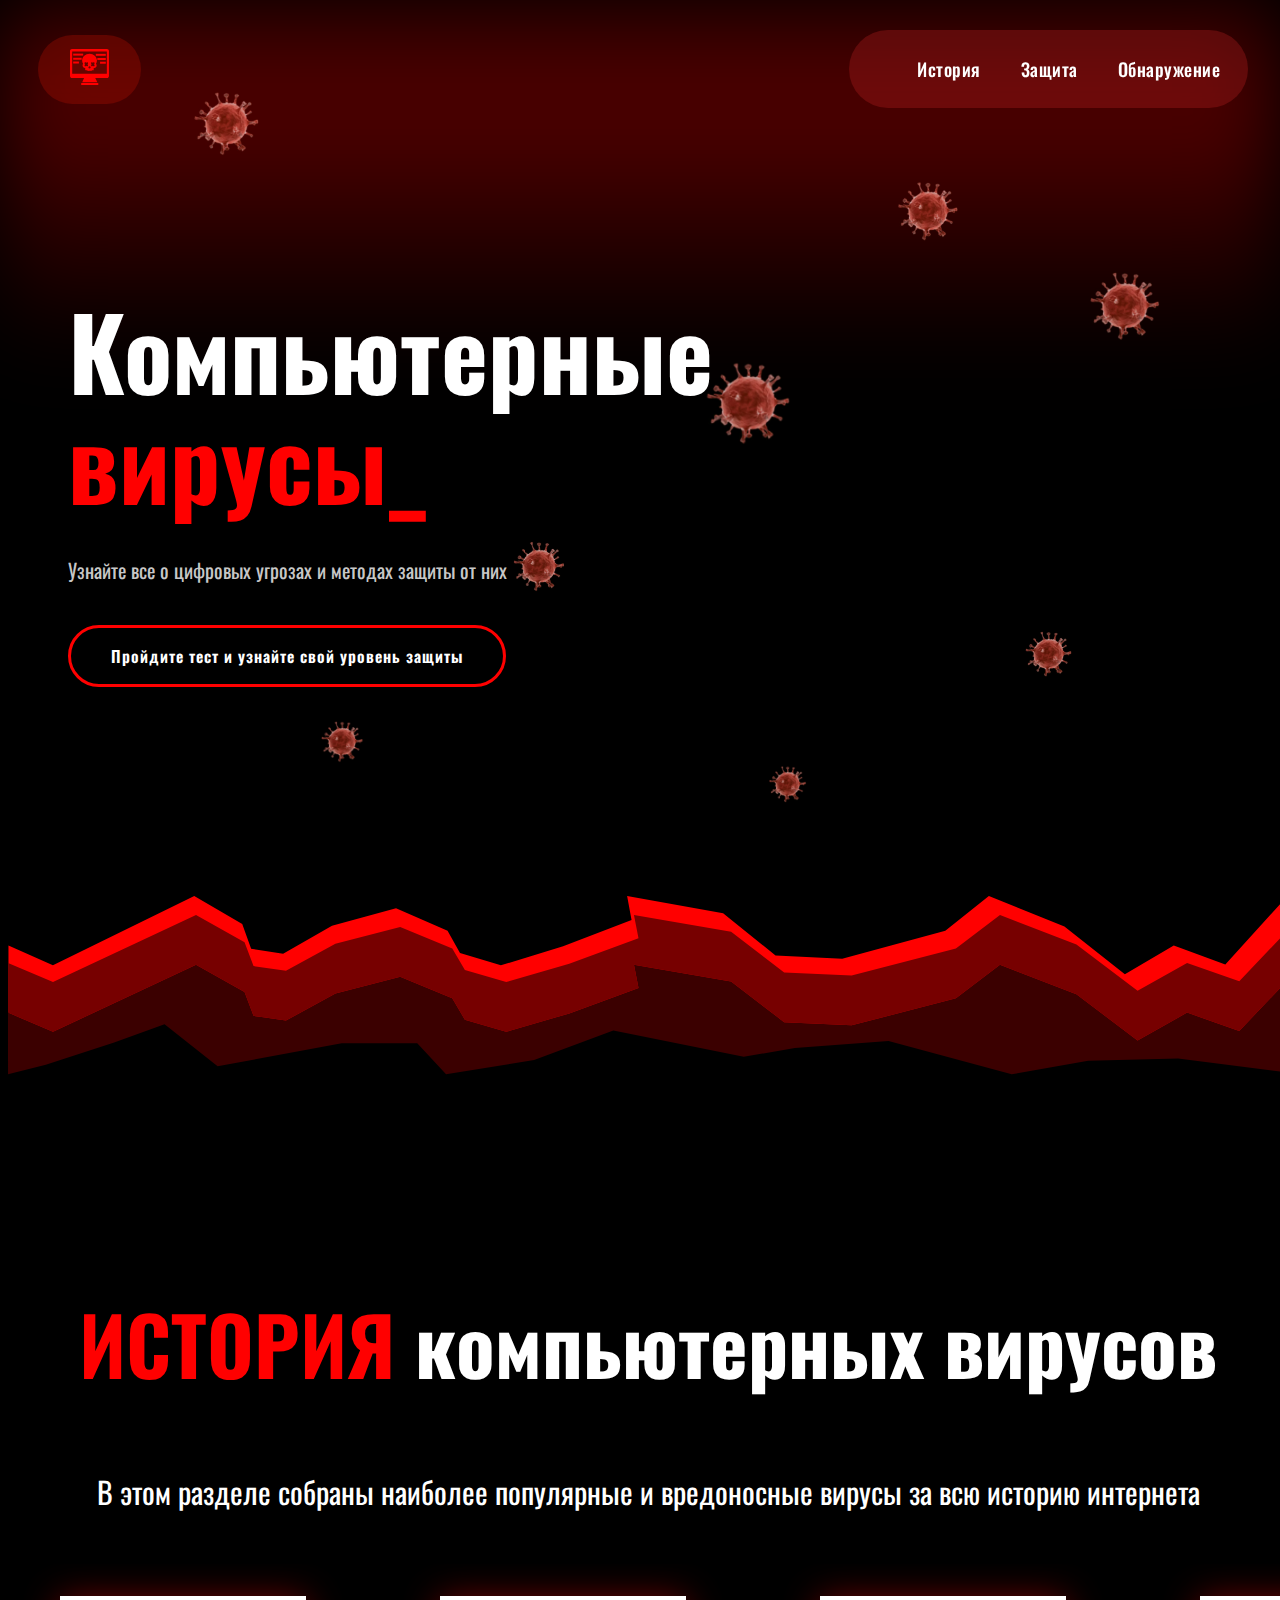
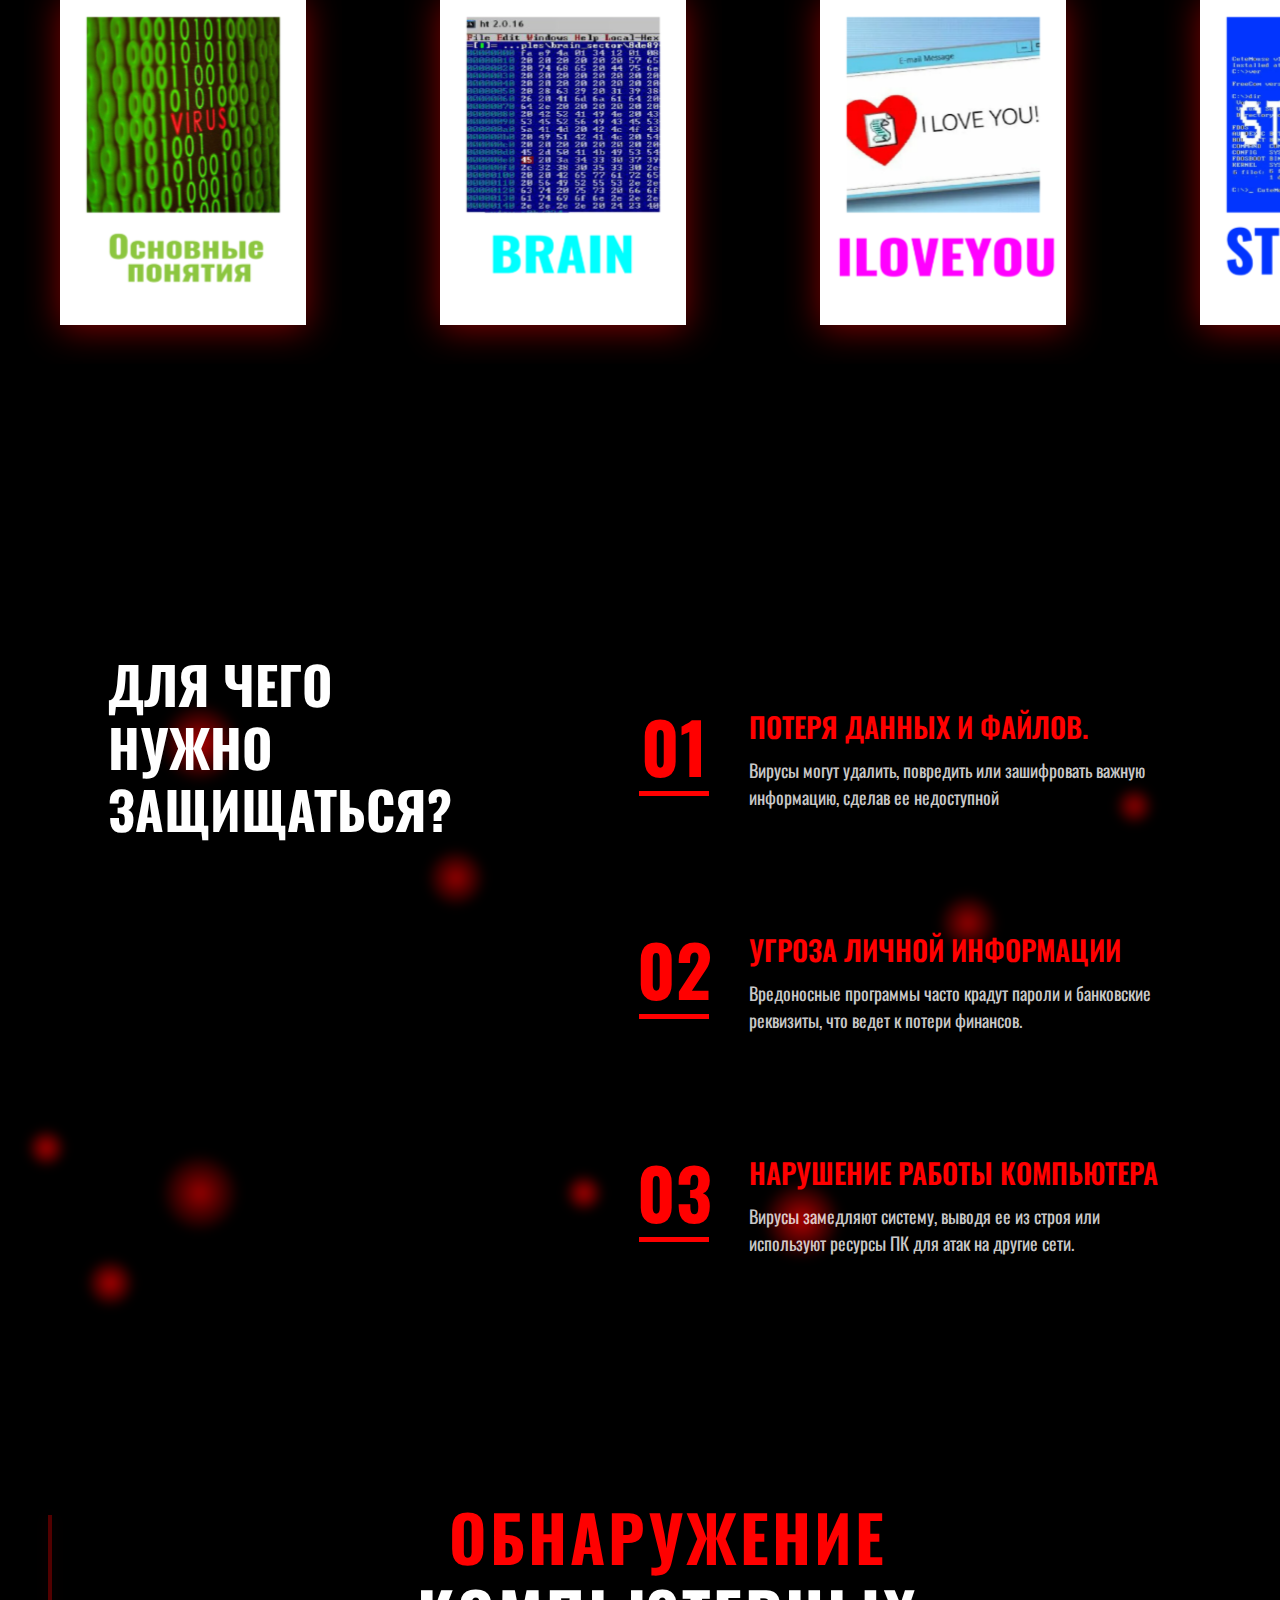
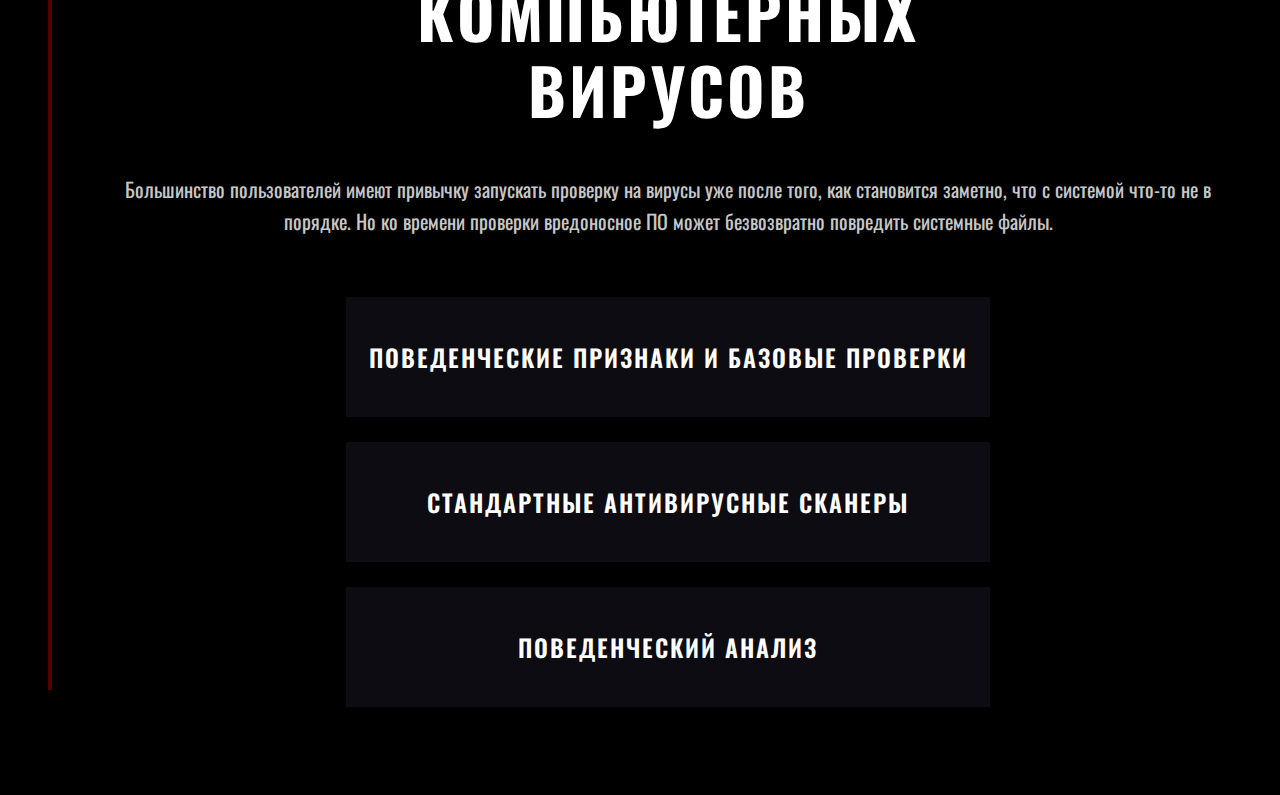
<file: index.html>
<!DOCTYPE html>
<html lang="ru">
<head>
    <meta charset="UTF-8">
    <meta name="viewport" content="width=device-width, initial-scale=1.0">
    <title>Компьютерные вирусы</title>
    <link rel="stylesheet" href="styles/style.css">
    <link rel="preconnect" href="https://fonts.googleapis.com">
<link rel="preconnect" href="https://fonts.gstatic.com" crossorigin>
<link href="https://fonts.googleapis.com/css2?family=Oswald:wght@200..700&display=swap" rel="stylesheet">
</head>
<body>
<header>
    <div class="header-container">
        <div class="logo-block">
            <a href="#" class="logo">
                <img src="img/logo.svg" alt="Логотипчк">
            </a>
        </div>
    <nav class="nav-block">
        <ul class="nav-menu">
            <li><a href="#history-sections">История</a></li>
            <li><a href="#protection">Защита</a></li>
            <li><a href="#cta">Обнаружение</a></li>
        </ul>
    </nav>
    </div>
    </header>
    <section class="hero">
        <div class="hero-content">
        <h1>
            Компьютерные <span class="red">вирусы<span class="cursor">_</span></span>
        </h1>
        <p class="hero-subtitle">Узнайте все о цифровых угрозах и методах защиты от них</p>
        <a href="test.html" class="test-button">Пройдите тест и узнайте свой уровень защиты</a>
        </div>
    </section>
        <div class="viruses-background">
            <img src="img/virus1.png" class="virus" data-speed="30">
            <img src="img/virus2.png" class="virus" data-speed="30">
            <img src="img/virus3.png" class="virus" data-speed="30">
            <img src="img/virus4.png" class="virus" data-speed="30">
            <img src="img/virus5.png" class="virus" data-speed="30">
            <img src="img/virus6.png" class="virus" data-speed="30">
            <img src="img/virus7.png" class="virus" data-speed="30">
            <img src="img/virus8.png" class="virus" data-speed="30">
        </div>
<span class="gran">
        <img src="img/gran.svg">
</span>
<section class="virus-history">
    <h2> <span class="red">ИСТОРИЯ</span> компьютерных вирусов</h2>
    <p class="history-description">
      В этом разделе собраны наиболее популярные и вредоносные вирусы за всю историю интернета
    </p>

    <section id="history-sections" class="history-section">
  <div class="virus-carousel">
    <div class="carousel-track">
        <div class="virus-card-wrapper" data-virus="virus">
        <img src="img/history-card.svg" alt="HISTORY" class="virus-card-img">
      </div>


      <div class="virus-card-wrapper" data-virus="brain">
        <img src="img/brain-card.svg" alt="BRAIN" class="virus-card-img">
      </div>

      <div class="virus-card-wrapper" data-virus="iloveyou">
        <img src="img/iloveyou-card.svg" alt="ILOVEYOU" class="virus-card-img">
      </div>

      <div class="virus-card-wrapper" data-virus="stuxnet">
        <img src="img/stuxnet-card.svg" alt="STUXNET" class="virus-card-img">
      </div>

      <div class="virus-card-wrapper" data-virus="melissa">
        <img src="img/melissa-card.svg" alt="MELISSA" class="virus-card-img">
      </div>

      <div class="virus-card-wrapper" data-virus="creeper">
        <img src="img/creeper-card.svg" alt="CREEPER" class="virus-card-img">
      </div>

      <div class="virus-card-wrapper" data-virus="wannacry">
        <img src="img/wannacry-card.svg" alt="WANNACRY" class="virus-card-img">
      </div>

    </div>
  </div>

<div class="virus-popup" id="virusPopup">
  <div class="popup-content">
    <button class="popup-close">&times;</button>
    <h3 id="popupTitle"></h3>
    <p id="popupYear"></p>
    <p id="popupDescription"></p>
    <span id="popupTag"></span>
  </div>
</div>
</section>
</section>
<section class="protection-section">
   <div class="red-mist"></div>
   <div class="red-mist-2"></div>
    <div class="red-mist-3"></div>
    <div class="red-mist-4"></div>
    <div class="red-mist-5"></div>
    <div class="red-stars6"></div>
    <div class="red-stars7"></div>
    <div class="red-stars8"></div>
    <div class="red-stars9"></div>
    <div class="red-stars10"></div>
  <div class="protection-content">
    <div class="protection-header">
      <span id="protection" class="protection-tag"></span>
      <h2>Для чего нужно защищаться?</h2>
    </div>
    <div class="protection-list">
      <div class="protection-item">
        <div class="item-number">01</div>
        <div class="item-content">
            <h3><span class="red">Потеря данных и файлов.</span></h3>
          <p>Вирусы могут удалить, повредить или зашифровать важную информацию, сделав ее недоступной</p>
        </div>
      </div>
      <div class="protection-item">
        <div class="item-number">02</div>
        <div class="item-content">
            <h3><span class="red">Угроза личной информации</span></h3>
          <p>Вредоносные программы часто крадут пароли и банковские реквизиты, что ведет к потери финансов.</p>
        </div>
      </div>

      <div class="protection-item">
        <div class="item-number">03</div>
        <div class="item-content">
            <h3><span class="red">Нарушение работы компьютера</span></h3>
          <p>Вирусы замедляют систему, выводя ее из строя или используют ресурсы ПК для атак на другие сети.</p>
        </div>
      </div>

    </div>
  </div>
</section>
<section id="cta" class="cta-section">
  <div class="red-line"></div>

  <div class="cta-content">
      <h1><span class="red">ОБНАРУЖЕНИЕ</span> компьютерных вирусов</h1>

    <p class="cta-text">Большинство пользователей имеют привычку запускать проверку на вирусы уже после того, как становится заметно, что с системой что-то не в порядке. Но ко времени проверки вредоносное ПО может безвозвратно повредить системные файлы.</p>

    <div class="cta-boxes">
      <a href="hide-1.html" class="cta-box" target="_blank">
        <span>Поведенческие признаки и базовые проверки</span>
      </a>

      <a href="hide-2.html" class="cta-box" target="_blank">
        <span>Стандартные антивирусные сканеры</span>
      </a>

      <a href="hide-3.html" class="cta-box" target="_blank">
        <span>Поведенческий анализ</span>
      </a>
    </div>
  </div>
</section>
<script src="scripts/scripts.js"></script>
</body>
</html>
</file>
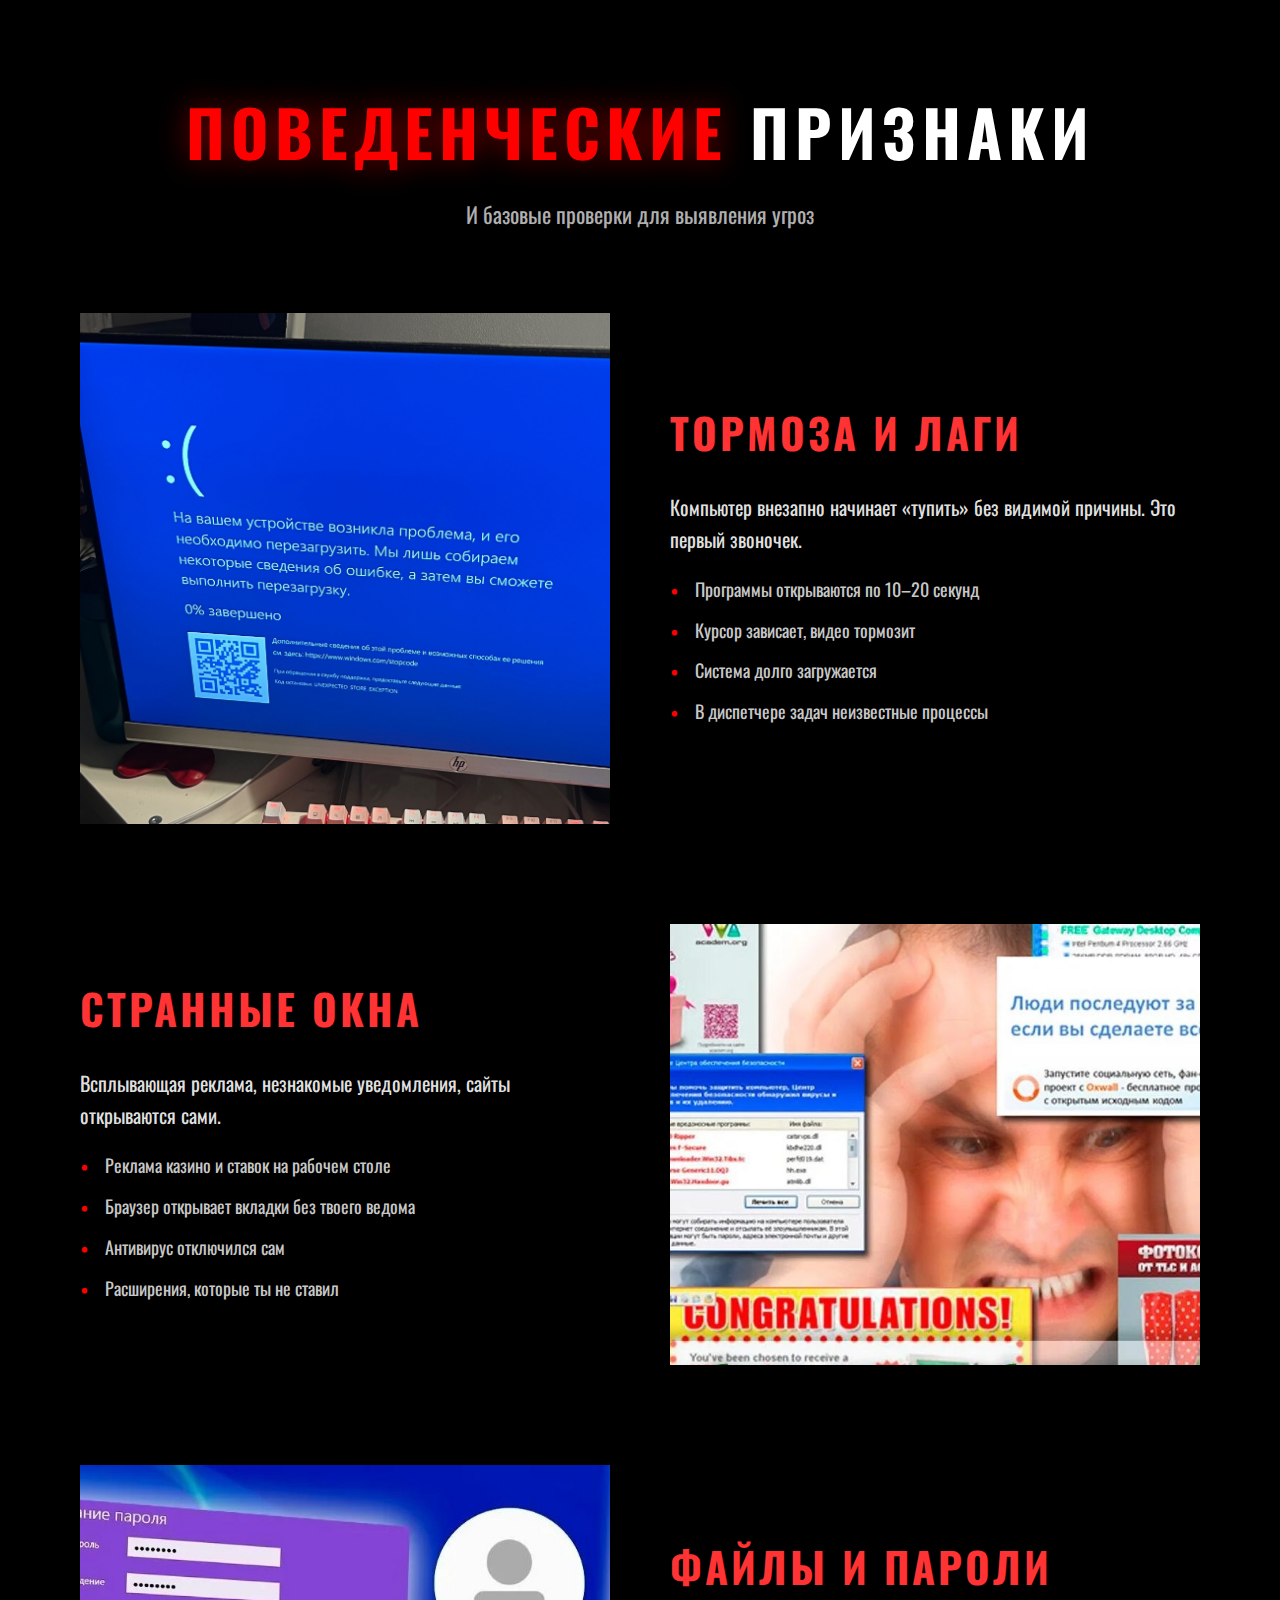
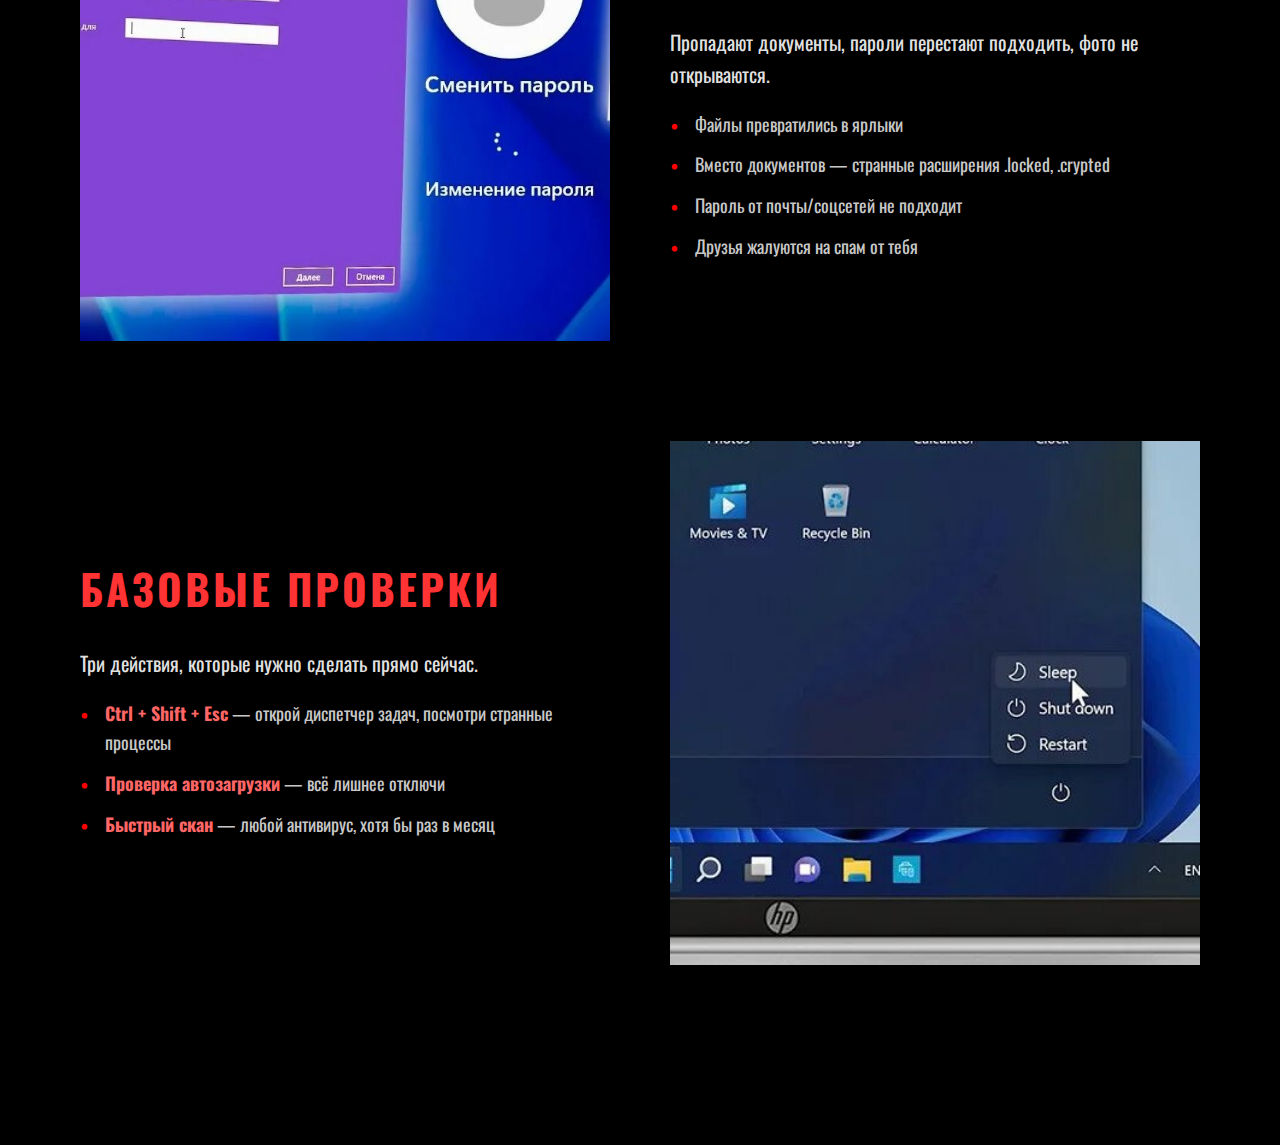
<file: hide-1.html>
<!DOCTYPE html>
<html lang="ru">
<head>
  <meta charset="UTF-8">
  <meta name="viewport" content="width=device-width, initial-scale=1.0">
  <title>Поведенческие признаки и базовые проверки</title>
  <link href="https://fonts.googleapis.com/css2?family=Oswald:wght@400;500;600;700&display=swap" rel="stylesheet">
  <style>
    * {
      margin: 0;
      padding: 0;
      box-sizing: border-box;
    }

    body {
      background: #000000;
      font-family: 'Oswald', sans-serif;
      color: white;
      line-height: 1.6;
    }

    .page {
      max-width: 1200px;
      margin: 0 auto;
      padding: 80px 40px;
    }

    .page-title {
      text-align: center;
      margin-bottom: 80px;
    }

    .page-title h1 {
      font-size: 64px;
      font-weight: 700;
      text-transform: uppercase;
      letter-spacing: 6px;
      color: white;
    }

    .page-title h1 span {
      color: #ff0000;
      text-shadow: 0 0 30px rgba(255, 0, 0, 0.5);
    }

    .page-title p {
      font-size: 22px;
      color: rgba(255, 255, 255, 0.7);
      margin-top: 15px;
    }

    .block {
      display: flex;
      align-items: center;
      gap: 60px;
      margin-bottom: 100px;
    }

    .block.reverse {
      flex-direction: row-reverse;
    }

    .block-image {
      flex: 1;
    }

    .block-image img {
      width: 100%;
      height: auto;
      display: block;
    }

    .block-text {
      flex: 1;
    }

    .block-text h2 {
      font-size: 42px;
      font-weight: 700;
      color: #ff3333;
      margin-bottom: 25px;
      text-transform: uppercase;
      letter-spacing: 3px;
    }

    .block-text p {
      font-size: 20px;
      color: rgba(255, 255, 255, 0.9);
      margin-bottom: 20px;
    }

    .block-text ul {
      list-style: none;
    }

    .block-text li {
      font-size: 18px;
      color: rgba(255, 255, 255, 0.8);
      margin-bottom: 12px;
      padding-left: 25px;
      position: relative;
    }

    .block-text li::before {
      content: "•";
      color: #ff0000;
      font-size: 24px;
      position: absolute;
      left: 0;
      top: -4px;
    }

    @media (max-width: 900px) {
      .block, .block.reverse {
        flex-direction: column;
        gap: 40px;
      }

      .block-image, .block-text {
        width: 100%;
      }

      .page-title h1 {
        font-size: 48px;
      }
    }

    @media (max-width: 600px) {
      .page {
        padding: 60px 25px;
      }

      .page-title h1 {
        font-size: 36px;
      }

      .block-text h2 {
        font-size: 32px;
      }

      .block-text p {
        font-size: 18px;
      }
    }
  </style>
</head>
<body>
  <div class="page">

    <div class="page-title">
      <h1><span>ПОВЕДЕНЧЕСКИЕ</span> ПРИЗНАКИ</h1>
      <p>И базовые проверки для выявления угроз</p>
    </div>

    <div class="block">
      <div class="block-image">
        <img src="img/photo1.png" alt="Поведенческие признаки">
      </div>
      <div class="block-text">
        <h2>ТОРМОЗА И ЛАГИ</h2>
        <p>Компьютер внезапно начинает «тупить» без видимой причины. Это первый звоночек.</p>
        <ul>
          <li>Программы открываются по 10–20 секунд</li>
          <li>Курсор зависает, видео тормозит</li>
          <li>Система долго загружается</li>
          <li>В диспетчере задач неизвестные процессы</li>
        </ul>
      </div>
    </div>

    <div class="block reverse">
      <div class="block-image">
        <img src="img/photo2.jpg" alt="Странные окна">
      </div>
      <div class="block-text">
        <h2>СТРАННЫЕ ОКНА</h2>
        <p>Всплывающая реклама, незнакомые уведомления, сайты открываются сами.</p>
        <ul>
          <li>Реклама казино и ставок на рабочем столе</li>
          <li>Браузер открывает вкладки без твоего ведома</li>
          <li>Антивирус отключился сам</li>
          <li>Расширения, которые ты не ставил</li>
        </ul>
      </div>
    </div>

    <div class="block">
      <div class="block-image">
        <img src="img/photo3.jpg" alt="Файлы и пароли">
      </div>
      <div class="block-text">
        <h2>ФАЙЛЫ И ПАРОЛИ</h2>
        <p>Пропадают документы, пароли перестают подходить, фото не открываются.</p>
        <ul>
          <li>Файлы превратились в ярлыки</li>
          <li>Вместо документов — странные расширения .locked, .crypted</li>
          <li>Пароль от почты/соцсетей не подходит</li>
          <li>Друзья жалуются на спам от тебя</li>
        </ul>
      </div>
    </div>

    <div class="block reverse" style="margin-top: 80px;">
      <div class="block-image">
        <img src="img/photo4.jpg" alt="Диспетчер задач">
      </div>
      <div class="block-text">
        <h2>БАЗОВЫЕ ПРОВЕРКИ</h2>
        <p>Три действия, которые нужно сделать прямо сейчас.</p>
        <ul>
          <li><strong style="color:#ff6666;">Ctrl + Shift + Esc</strong> — открой диспетчер задач, посмотри странные процессы</li>
          <li><strong style="color:#ff6666;">Проверка автозагрузки</strong> — всё лишнее отключи</li>
          <li><strong style="color:#ff6666;">Быстрый скан</strong> — любой антивирус, хотя бы раз в месяц</li>
        </ul>
      </div>
    </div>

  </div>
</body>
</html>
</file>
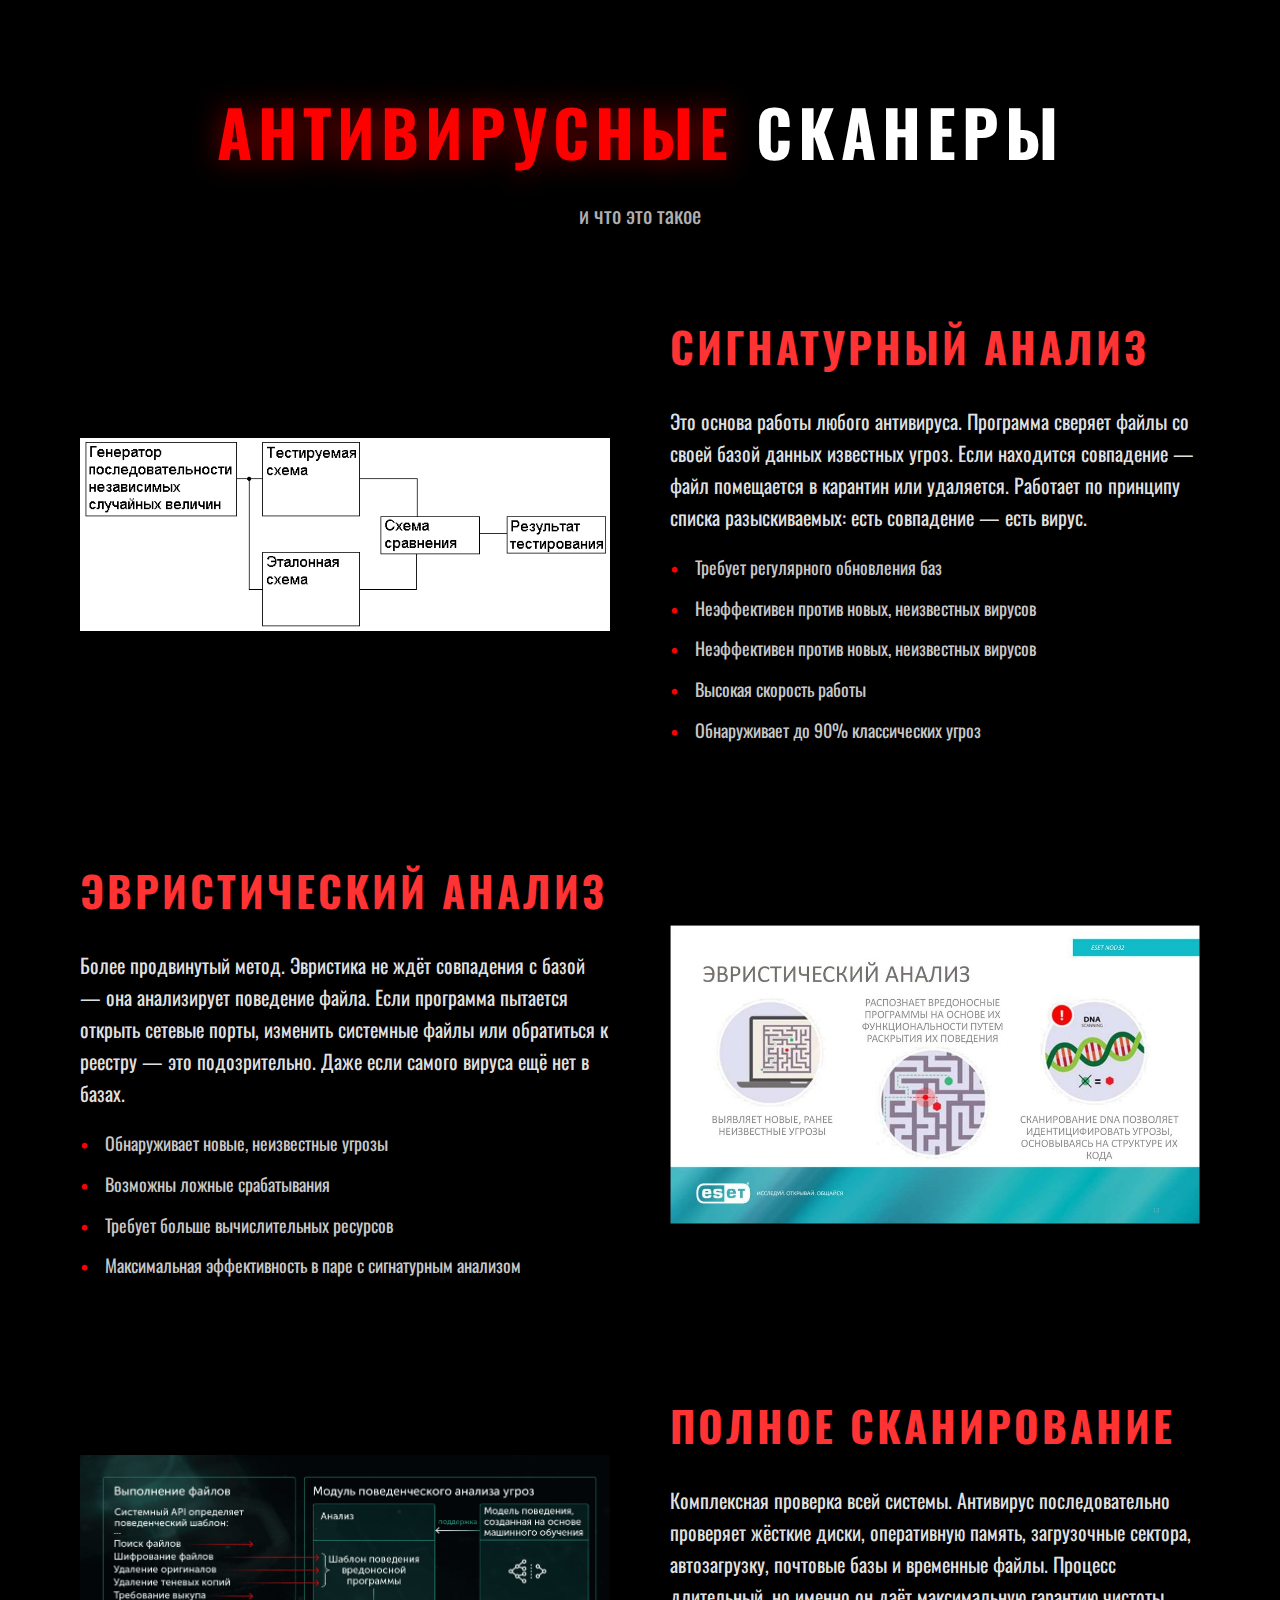
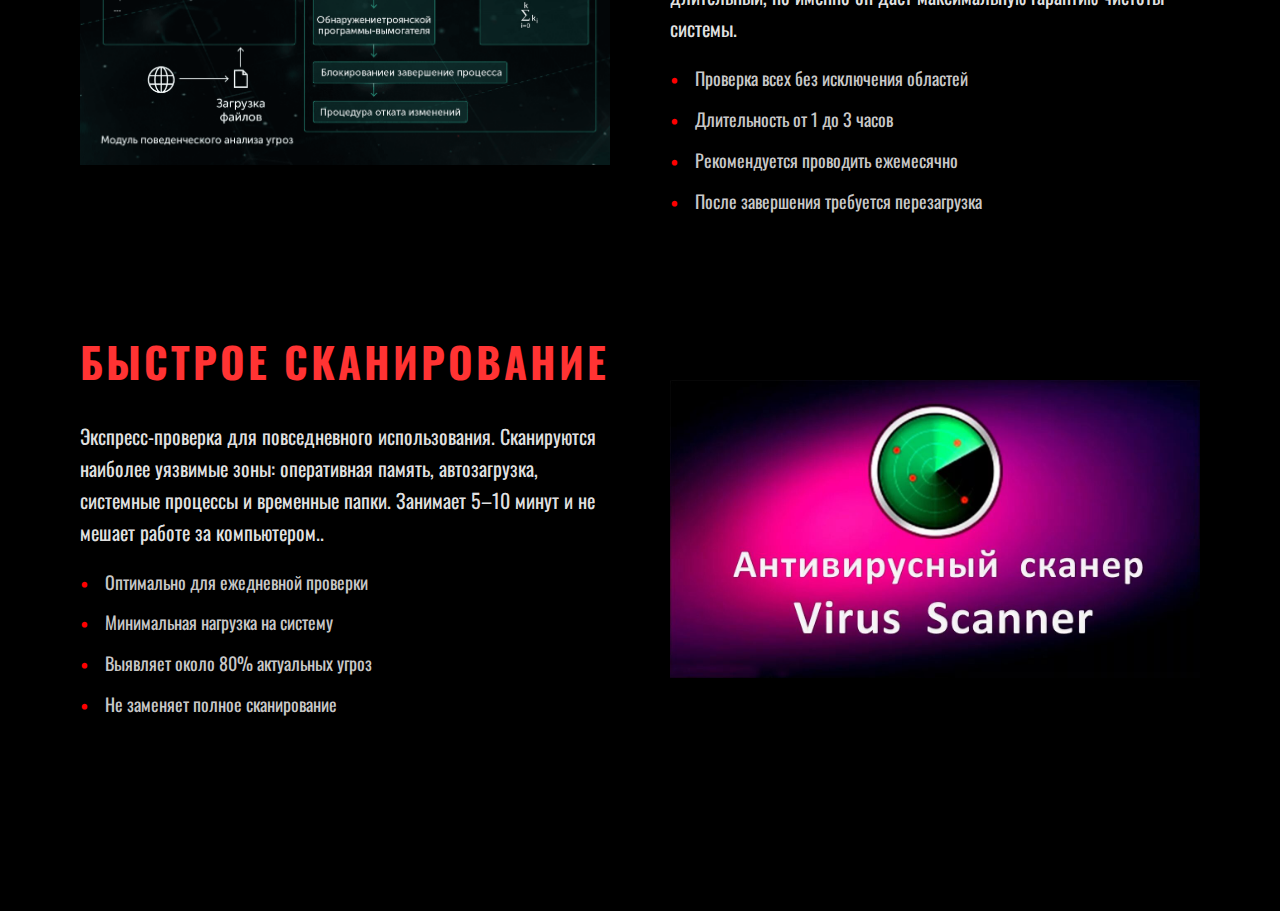
<file: hide-2.html>
<!DOCTYPE html>
<html lang="ru">
<head>
  <meta charset="UTF-8">
  <meta name="viewport" content="width=device-width, initial-scale=1.0">
  <title>Стандартные антивирусные сканеры</title>
  <link href="https://fonts.googleapis.com/css2?family=Oswald:wght@400;500;600;700&display=swap" rel="stylesheet">
  <style>
    * {
      margin: 0;
      padding: 0;
      box-sizing: border-box;
    }

    body {
      background: #000000;
      font-family: 'Oswald', sans-serif;
      color: white;
      line-height: 1.6;
    }

    .page {
      max-width: 1200px;
      margin: 0 auto;
      padding: 80px 40px;
    }

    .page-title {
      text-align: center;
      margin-bottom: 80px;
    }

    .page-title h1 {
      font-size: 64px;
      font-weight: 700;
      text-transform: uppercase;
      letter-spacing: 6px;
      color: white;
    }

    .page-title h1 span {
      color: #ff0000;
      text-shadow: 0 0 30px rgba(255, 0, 0, 0.5);
    }

    .page-title p {
      font-size: 22px;
      color: rgba(255, 255, 255, 0.7);
      margin-top: 15px;
    }

    .block {
      display: flex;
      align-items: center;
      gap: 60px;
      margin-bottom: 100px;
    }

    .block.reverse {
      flex-direction: row-reverse;
    }

    .block-image {
      flex: 1;
    }

    .block-image img {
      width: 100%;
      height: auto;
      display: block;
    }

    .block-text {
      flex: 1;
    }

    .block-text h2 {
      font-size: 42px;
      font-weight: 700;
      color: #ff3333;
      margin-bottom: 25px;
      text-transform: uppercase;
      letter-spacing: 3px;
    }

    .block-text p {
      font-size: 20px;
      color: rgba(255, 255, 255, 0.9);
      margin-bottom: 20px;
    }

    .block-text ul {
      list-style: none;
    }

    .block-text li {
      font-size: 18px;
      color: rgba(255, 255, 255, 0.8);
      margin-bottom: 12px;
      padding-left: 25px;
      position: relative;
    }

    .block-text li::before {
      content: "•";
      color: #ff0000;
      font-size: 24px;
      position: absolute;
      left: 0;
      top: -4px;
    }

    @media (max-width: 900px) {
      .block, .block.reverse {
        flex-direction: column;
        gap: 40px;
      }

      .block-image, .block-text {
        width: 100%;
      }

      .page-title h1 {
        font-size: 48px;
      }
    }

    @media (max-width: 600px) {
      .page {
        padding: 60px 25px;
      }

      .page-title h1 {
        font-size: 36px;
      }

      .block-text h2 {
        font-size: 32px;
      }

      .block-text p {
        font-size: 18px;
      }
    }
  </style>
</head>
<body>
  <div class="page">

    <div class="page-title">
      <h1><span>АНТИВИРУСНЫЕ</span> СКАНЕРЫ</h1>
      <p>и что это такое</p>
    </div>

    <div class="block">
      <div class="block-image">
        <img src="img/photo5.png" alt="сигнатурный анализ">
      </div>
      <div class="block-text">
        <h2>СИГНАТУРНЫЙ АНАЛИЗ</h2>
        <p>Это основа работы любого антивируса. Программа сверяет файлы со своей базой данных известных угроз. Если находится совпадение — файл помещается в карантин или удаляется. Работает по принципу списка разыскиваемых: есть совпадение — есть вирус.</p>
        <ul>
          <li>Требует регулярного обновления баз</li>
          <li>Неэффективен против новых, неизвестных вирусов</li>
          <li>Неэффективен против новых, неизвестных вирусов</li>
          <li>Высокая скорость работы</li>
          <li>Обнаруживает до 90% классических угроз</li>
        </ul>
      </div>
    </div>

    <div class="block reverse">
      <div class="block-image">
        <img src="img/photo6.jpg" alt="эвристический анализ">
      </div>
      <div class="block-text">
        <h2>ЭВРИСТИЧЕСКИЙ АНАЛИЗ</h2>
        <p>Более продвинутый метод. Эвристика не ждёт совпадения с базой — она анализирует поведение файла. Если программа пытается открыть сетевые порты, изменить системные файлы или обратиться к реестру — это подозрительно. Даже если самого вируса ещё нет в базах.</p>
        <ul>
          <li>Обнаруживает новые, неизвестные угрозы</li>
          <li>Возможны ложные срабатывания</li>
          <li>Требует больше вычислительных ресурсов</li>
          <li>Максимальная эффективность в паре с сигнатурным анализом</li>
        </ul>
      </div>
    </div>

    <div class="block">
      <div class="block-image">
        <img src="img/photo7.png" alt="полное сканирование">
      </div>
      <div class="block-text">
        <h2>ПОЛНОЕ СКАНИРОВАНИЕ</h2>
        <p>Комплексная проверка всей системы. Антивирус последовательно проверяет жёсткие диски, оперативную память, загрузочные сектора, автозагрузку, почтовые базы и временные файлы. Процесс длительный, но именно он даёт максимальную гарантию чистоты системы.</p>
        <ul>
          <li>Проверка всех без исключения областей</li>
          <li>Длительность от 1 до 3 часов</li>
          <li>Рекомендуется проводить ежемесячно</li>
          <li>После завершения требуется перезагрузка</li>
        </ul>
      </div>
    </div>

    <div class="block reverse" style="margin-top: 80px;">
      <div class="block-image">
        <img src="img/photo8.jpg" alt="быстрое сканирование">
      </div>
      <div class="block-text">
        <h2>БЫСТРОЕ СКАНИРОВАНИЕ</h2>
        <p>Экспресс-проверка для повседневного использования. Сканируются наиболее уязвимые зоны: оперативная память, автозагрузка, системные процессы и временные папки. Занимает 5–10 минут и не мешает работе за компьютером..</p>
        <ul>
          <li>Оптимально для ежедневной проверки
          <li>Минимальная нагрузка на систему</li>
          <li>Выявляет около 80% актуальных угроз</li>
          <li>Не заменяет полное сканирование</li>
        </ul>
      </div>
    </div>

  </div>
</body>
</html>
</file>
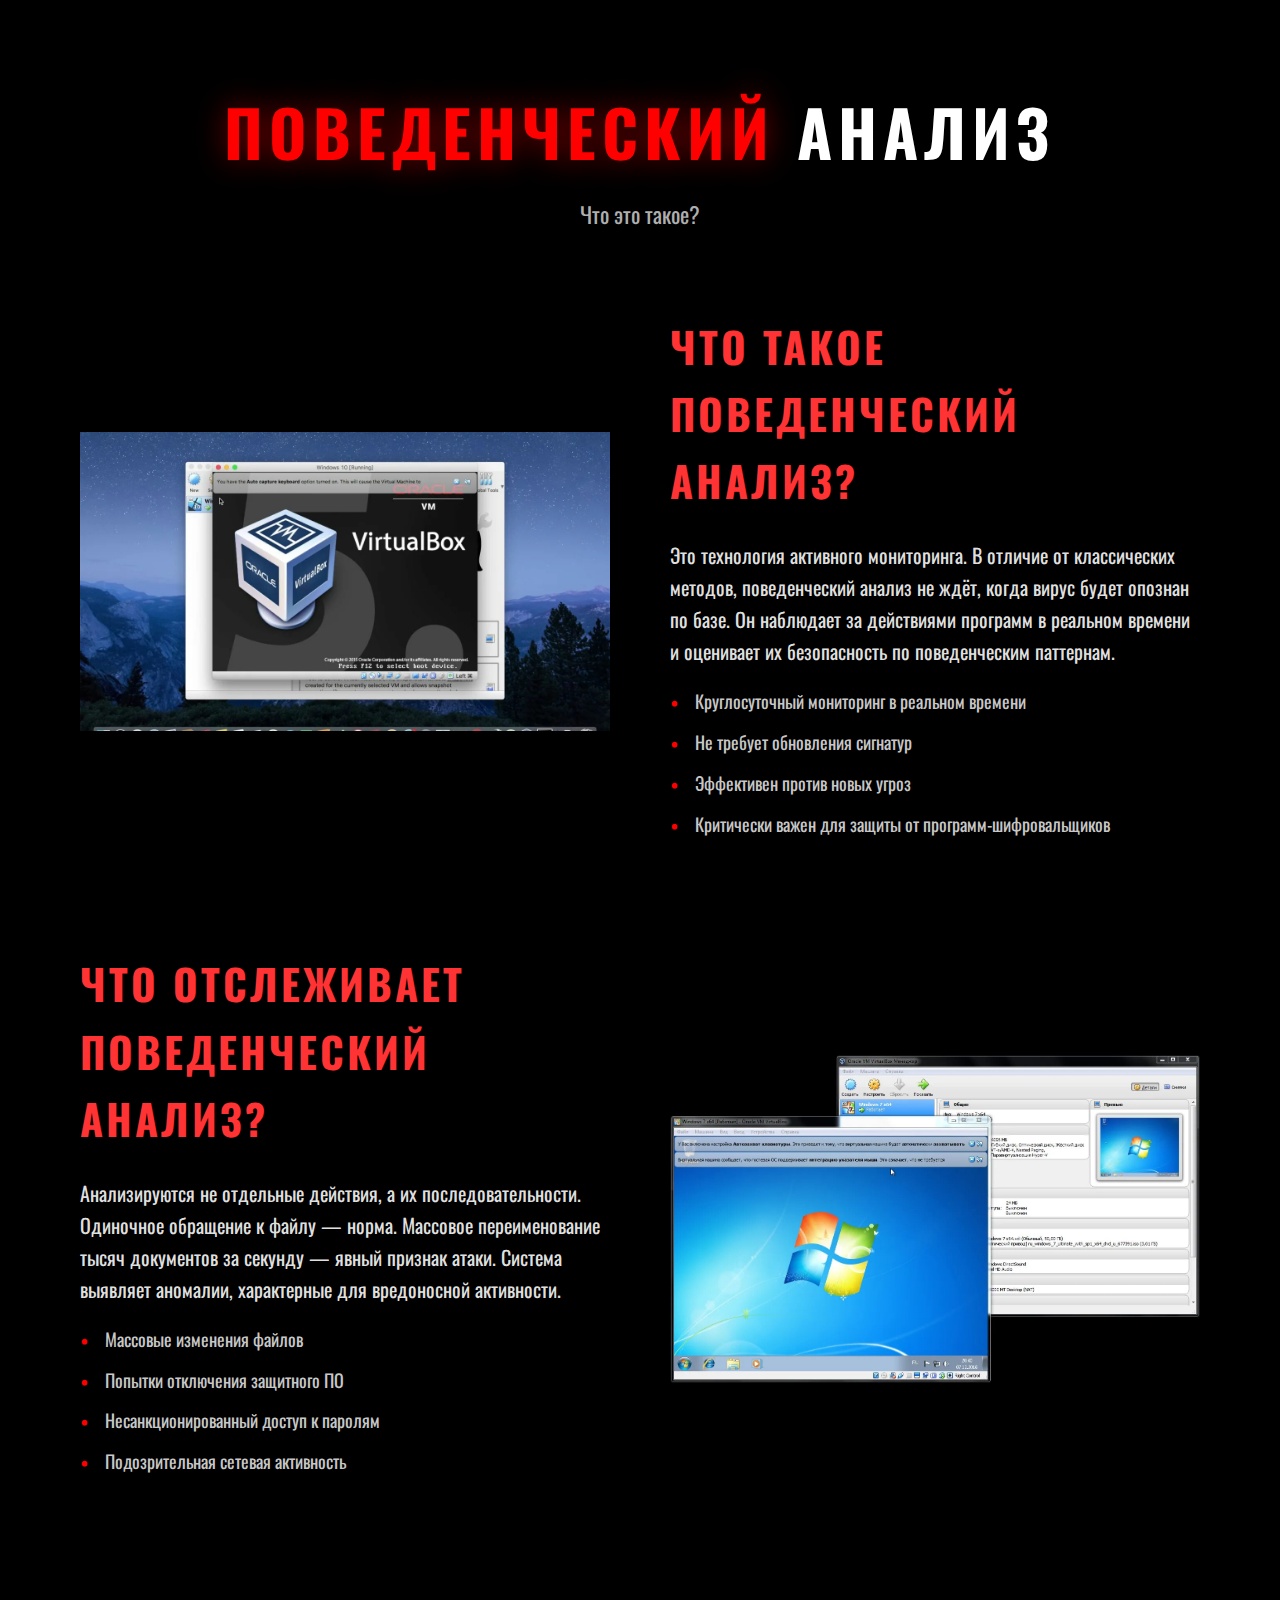
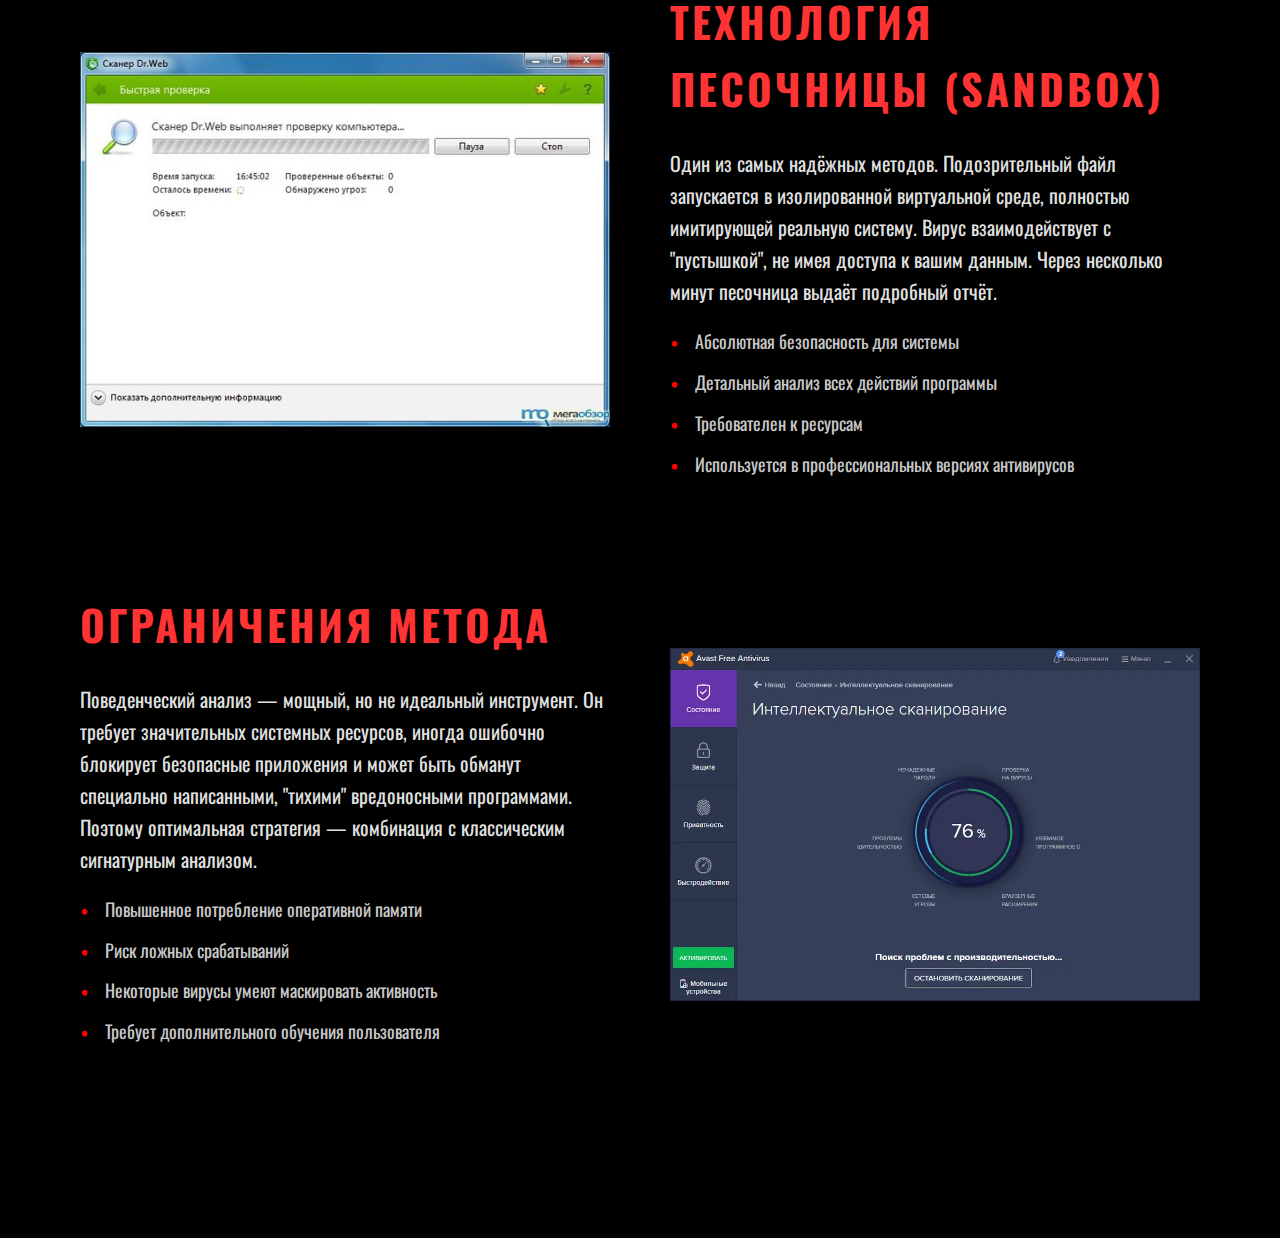
<file: hide-3.html>
<!DOCTYPE html>
<html lang="ru">
<head>
  <meta charset="UTF-8">
  <meta name="viewport" content="width=device-width, initial-scale=1.0">
  <title>Поведенческие признаки и базовые проверки</title>
  <link href="https://fonts.googleapis.com/css2?family=Oswald:wght@400;500;600;700&display=swap" rel="stylesheet">
  <style>
    * {
      margin: 0;
      padding: 0;
      box-sizing: border-box;
    }

    body {
      background: #000000;
      font-family: 'Oswald', sans-serif;
      color: white;
      line-height: 1.6;
    }

    .page {
      max-width: 1200px;
      margin: 0 auto;
      padding: 80px 40px;
    }

    .page-title {
      text-align: center;
      margin-bottom: 80px;
    }

    .page-title h1 {
      font-size: 64px;
      font-weight: 700;
      text-transform: uppercase;
      letter-spacing: 6px;
      color: white;
    }

    .page-title h1 span {
      color: #ff0000;
      text-shadow: 0 0 30px rgba(255, 0, 0, 0.5);
    }

    .page-title p {
      font-size: 22px;
      color: rgba(255, 255, 255, 0.7);
      margin-top: 15px;
    }

    .block {
      display: flex;
      align-items: center;
      gap: 60px;
      margin-bottom: 100px;
    }

    .block.reverse {
      flex-direction: row-reverse;
    }

    .block-image {
      flex: 1;
    }

    .block-image img {
      width: 100%;
      height: auto;
      display: block;
    }

    .block-text {
      flex: 1;
    }

    .block-text h2 {
      font-size: 42px;
      font-weight: 700;
      color: #ff3333;
      margin-bottom: 25px;
      text-transform: uppercase;
      letter-spacing: 3px;
    }

    .block-text p {
      font-size: 20px;
      color: rgba(255, 255, 255, 0.9);
      margin-bottom: 20px;
    }

    .block-text ul {
      list-style: none;
    }

    .block-text li {
      font-size: 18px;
      color: rgba(255, 255, 255, 0.8);
      margin-bottom: 12px;
      padding-left: 25px;
      position: relative;
    }

    .block-text li::before {
      content: "•";
      color: #ff0000;
      font-size: 24px;
      position: absolute;
      left: 0;
      top: -4px;
    }

    @media (max-width: 900px) {
      .block, .block.reverse {
        flex-direction: column;
        gap: 40px;
      }

      .block-image, .block-text {
        width: 100%;
      }

      .page-title h1 {
        font-size: 48px;
      }
    }

    @media (max-width: 600px) {
      .page {
        padding: 60px 25px;
      }

      .page-title h1 {
        font-size: 36px;
      }

      .block-text h2 {
        font-size: 32px;
      }

      .block-text p {
        font-size: 18px;
      }
    }
  </style>
</head>
<body>
  <div class="page">

    <div class="page-title">
      <h1><span>ПОВЕДЕНЧЕСКИЙ</span> АНАЛИЗ</h1>
      <p>Что это такое?</p>
    </div>

    <div class="block">
      <div class="block-image">
        <img src="img/photo9.jpg" alt="Поведенческий анализ">
      </div>
      <div class="block-text">
        <h2>Что такое поведенческий анализ?</h2>
        <p>Это технология активного мониторинга. В отличие от классических методов, поведенческий анализ не ждёт, когда вирус будет опознан по базе. Он наблюдает за действиями программ в реальном времени и оценивает их безопасность по поведенческим паттернам.</p>
        <ul>
          <li>Круглосуточный мониторинг в реальном времени</li>
          <li>Не требует обновления сигнатур</li>
          <li>Эффективен против новых угроз</li>
          <li>Критически важен для защиты от программ-шифровальщиков</li>
        </ul>
      </div>
    </div>

    <div class="block reverse">
      <div class="block-image">
        <img src="img/photo10.jpg" alt="ЧТО ОТСЛЕЖИВАЕТ ПОВЕДЕНЧЕСКИЙ АНАЛИЗ?">
      </div>
      <div class="block-text">
        <h2>ЧТО ОТСЛЕЖИВАЕТ ПОВЕДЕНЧЕСКИЙ АНАЛИЗ?</h2>
        <p>Анализируются не отдельные действия, а их последовательности. Одиночное обращение к файлу — норма. Массовое переименование тысяч документов за секунду — явный признак атаки. Система выявляет аномалии, характерные для вредоносной активности.</p>
        <ul>
          <li>Массовые изменения файлов</li>
          <li>Попытки отключения защитного ПО</li>
          <li>Несанкционированный доступ к паролям</li>
          <li>Подозрительная сетевая активность</li>
        </ul>
      </div>
    </div>

    <div class="block">
      <div class="block-image">
        <img src="img/photo11.jpg" alt="песочница">
      </div>
      <div class="block-text">
        <h2>ТЕХНОЛОГИЯ ПЕСОЧНИЦЫ (SANDBOX)</h2>
        <p>Один из самых надёжных методов. Подозрительный файл запускается в изолированной виртуальной среде, полностью имитирующей реальную систему. Вирус взаимодействует с "пустышкой", не имея доступа к вашим данным. Через несколько минут песочница выдаёт подробный отчёт.</p>
        <ul>
          <li>Абсолютная безопасность для системы</li>
          <li>Детальный анализ всех действий программы</li>
          <li>Требователен к ресурсам</li>
          <li>Используется в профессиональных версиях антивирусов</li>
        </ul>
      </div>
    </div>

    <div class="block reverse" style="margin-top: 80px;">
      <div class="block-image">
        <img src="img/photo12.webp" alt="ОГРАНИЧЕНИЯ МЕТОДА">
      </div>
      <div class="block-text">
        <h2>ОГРАНИЧЕНИЯ МЕТОДА</h2>
        <p>Поведенческий анализ — мощный, но не идеальный инструмент. Он требует значительных системных ресурсов, иногда ошибочно блокирует безопасные приложения и может быть обманут специально написанными, "тихими" вредоносными программами. Поэтому оптимальная стратегия — комбинация с классическим сигнатурным анализом.</p>
        <ul>
          <li>Повышенное потребление оперативной памяти</li>
          <li>Риск ложных срабатываний</li>
          <li>Некоторые вирусы умеют маскировать активность</li>
          <li>Требует дополнительного обучения пользователя</li>
        </ul>
      </div>
    </div>

  </div>
</body>
</html>
</file>
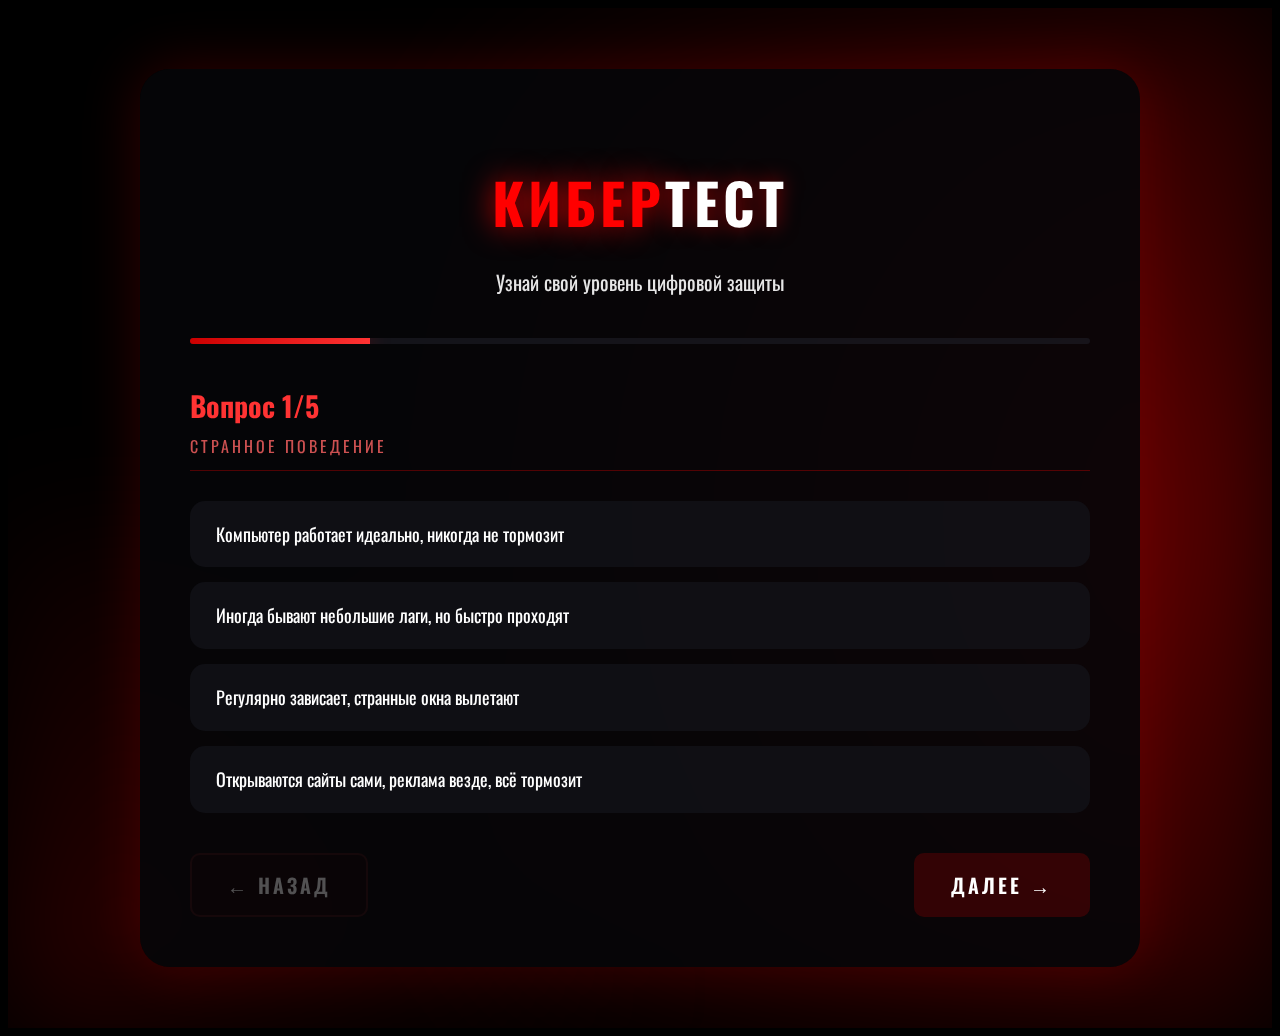
<file: test.html>
<!DOCTYPE html>
<html lang="ru">
<head>
  <meta charset="UTF-8">
  <meta name="viewport" content="width=device-width, initial-scale=1.0">
  <title>Тест на уровень защиты</title>
  <link href="https://fonts.googleapis.com/css2?family=Oswald:wght@400;500;600;700&display=swap" rel="stylesheet">
  <link rel="stylesheet" href="styles/test-styles.css">
</head>
<body>
  <section class="test-page">
    <div class="test-container">
      <div class="test-header">
        <h1><span>КИБЕР</span>ТЕСТ</h1>
        <p>Узнай свой уровень цифровой защиты</p>
      </div>

      <div class="progress-bar">
        <div class="progress-fill" id="progressFill"></div>
      </div>

      <div id="questionsContainer">
        <div class="question active" id="q1">
          <h2>Вопрос 1/5</h2>
          <div class="question-counter">СТРАННОЕ ПОВЕДЕНИЕ</div>
          <div class="options">
            <div class="option">
              <input type="radio" name="q1" id="q1a" value="3">
              <label for="q1a">Компьютер работает идеально, никогда не тормозит</label>
            </div>
            <div class="option">
              <input type="radio" name="q1" id="q1b" value="2">
              <label for="q1b">Иногда бывают небольшие лаги, но быстро проходят</label>
            </div>
            <div class="option">
              <input type="radio" name="q1" id="q1c" value="1">
              <label for="q1c">Регулярно зависает, странные окна вылетают</label>
            </div>
            <div class="option">
              <input type="radio" name="q1" id="q1d" value="0">
              <label for="q1d">Открываются сайты сами, реклама везде, всё тормозит</label>
            </div>
          </div>
        </div>

        <div class="question" id="q2">
          <h2>Вопрос 2/5</h2>
          <div class="question-counter">АНТИВИРУС</div>
          <div class="options">
            <div class="option">
              <input type="radio" name="q2" id="q2a" value="3">
              <label for="q2a">Лицензия обновляется, сканирование раз в неделю</label>
            </div>
            <div class="option">
              <input type="radio" name="q2" id="q2b" value="2">
              <label for="q2b">Стоит бесплатный, обновляется когда не лень</label>
            </div>
            <div class="option">
              <input type="radio" name="q2" id="q2c" value="1">
              <label for="q2c">Был когда-то, но кончился/сломался</label>
            </div>
            <div class="option">
              <input type="radio" name="q2" id="q2d" value="0">
              <label for="q2d">Нет антивируса, он только тормозит</label>
            </div>
          </div>
        </div>

        <div class="question" id="q3">
          <h2>Вопрос 3/5</h2>
          <div class="question-counter">ПАРОЛИ</div>
          <div class="options">
            <div class="option">
              <input type="radio" name="q3" id="q3a" value="3">
              <label for="q3a">Сложные пароли, менеджер, двухфакторка</label>
            </div>
            <div class="option">
              <input type="radio" name="q3" id="q3b" value="2">
              <label for="q3b">Разные пароли, но простые, записываю</label>
            </div>
            <div class="option">
              <input type="radio" name="q3" id="q3c" value="1">
              <label for="q3c">Один пароль на всё, но сложный</label>
            </div>
            <div class="option">
              <input type="radio" name="q3" id="q3d" value="0">
              <label for="q3d">123456, qwerty, дата рождения</label>
            </div>
          </div>
        </div>

        <div class="question" id="q4">
          <h2>Вопрос 4/5</h2>
          <div class="question-counter">ФИШИНГ</div>
          <div class="options">
            <div class="option">
              <input type="radio" name="q4" id="q4a" value="3">
              <label for="q4a">Всегда проверяю ссылки, смотрю на адрес сайта</label>
            </div>
            <div class="option">
              <input type="radio" name="q4" id="q4b" value="2">
              <label for="q4b">Иногда проверяю, но могу кликнуть</label>
            </div>
            <div class="option">
              <input type="radio" name="q4" id="q4c" value="1">
              <label for="q4c">Кликаю на всё, антивирус надеется</label>
            </div>
            <div class="option">
              <input type="radio" name="q4" id="q4d" value="0">
              <label for="q4d">Я даже не знаю, что это такое</label>
            </div>
          </div>
        </div>

        <div class="question" id="q5">
          <h2>Вопрос 5/5</h2>
          <div class="question-counter">ОБНОВЛЕНИЯ</div>
          <div class="options">
            <div class="option">
              <input type="radio" name="q5" id="q5a" value="3">
              <label for="q5a">Обновляю сразу, как выходят</label>
            </div>
            <div class="option">
              <input type="radio" name="q5" id="q5b" value="2">
              <label for="q5b">Обновляю, когда напомнят</label>
            </div>
            <div class="option">
              <input type="radio" name="q5" id="q5c" value="1">
              <label for="q5c">Откладываю на потом</label>
            </div>
            <div class="option">
              <input type="radio" name="q5" id="q5d" value="0">
              <label for="q5d">Отключил обновления, бесят</label>
            </div>
          </div>
        </div>
      </div>

      <div class="navigation">
        <button class="nav-btn" id="prevBtn" disabled>← Назад</button>
        <button class="nav-btn" id="nextBtn">Далее →</button>
      </div>

      <div class="result-block" id="resultBlock">
        <div class="result-title">ВАШ УРОВЕНЬ</div>
        <div class="result-score" id="resultScore">0</div>
        <div class="result-level" id="resultLevel">...</div>
        <div class="result-description" id="resultDesc">...</div>
        <button class="restart-btn" id="restartBtn">Пройти заново</button>
      </div>
    </div>
  </section>
  <script src="scripts/test-scripts.js"></script>
</body>
</html>
</file>
<file: styles/style.css>
body, h1, h2, h3, p, a, button, li {
font-family:'Oswald', sans-serif;
}
html, body {
max-width: 100%;
}
body {
width: 100%;
    background: black;
}

body::before {
  content: '';
  position: absolute;
  top: 0;
  right: 0;
  width: 100vw;
  max-width: 100vw;
  height: 40%;
  background: linear-gradient(180deg,
    rgba(255, 0, 0, 0.2) 0%,
    rgba(200, 0, 0, 0.4) 30%,
    transparent 100%
  );
  filter: blur(40px);
  pointer-events: none;
  z-index: 1;
}
header {
     margin-left: 30px;
    position: sticky;
    top: 30px;
    z-index: 1000;
}
.header-container {
    max-width: 100%;
    margin-right: 40px;
    display: flex;
    justify-content: space-between;
    align-items: center;
    flex-direction: row;
}
.logo img {
    height: 36px;
}
.logo-block {
 background: rgba(213, 21, 0, 0.25);
    backdrop-filter: blur(12px);
    border-radius: 40px;
    padding: 14px 32px;
}
.nav-block {
    background: rgba(220, 40, 40, 0.25);
    backdrop-filter: blur(12px);
    border-radius: 40px;
    padding: 10px 28px;
}
.nav-menu {
    display: flex;
    list-style: none;
    gap: 40px;
    flex-direction: row; /* Пункты меню в строку */
}
.nav-menu a {
    color: white;
    text-decoration: none;
    font-weight: 500;
    font-size: 18px;
    letter-spacing: 0.5px;
    padding: 8px 0;
    transition: 0.2s
}
.nav-menu a:hover {
    color: #ff5e7c;
}

.hero {
  position: relative;
  background: transparent;
  z-index: 2;
  min-height: 90vh;
  display: flex;
  align-items: center;
  padding: 0 60px;
  overflow: hidden;
}
.hero-content {
  width: 100vw%;
  max-width: 700px;
  display: flex;
  flex-direction: column;
  align-items: flex-start;
  text-align: left;
  flex-shrink: 0;
  position: relative;
  z-index: 10;
}

.cursor {
    width: 50%;
    max-width: 700px;
    animation: blink 1s step-end infinite;
    font-weight: inherit;
    margin-left: 2px;
}

@keyframes blink {
    0%, 100% { opacity: 1; }
    50% { opacity: 0; }
}

.red {
    color: #FF0000;
}

.history-title {
  color: #ff5e7c;
  font-size: 18px;
  font-weight: 600;
  letter-spacing: 2px;
  display: block;
  margin-bottom: 10px;
}

.history-links {
  display: flex;
  gap: 30px;
}

.history-links a {
  color: rgba(255,255,255,0.7);
  text-decoration: none;
  font-size: 16px;
  border-bottom: 1px solid transparent;
  padding-bottom: 4px;
  transition: 0.2s;
}

.history-links a:hover {
  color: white;
  border-bottom-color: #ff5e7c;
}

h1 {
  width: 50%;
  max-width: 700px;
  font-size: 100px;
  font-weight: 800;
  margin: 0 0 20px 0;
  line-height: 1.1;
  color: white;
}

.hero-subtitle {
  font-size: 20px;
  color: rgba(255,255,255,0.8);
  margin-bottom: 40px;
  max-width: 600px;
}

.test-button {
  display: inline-block;
  border: 3px solid rgba(255, 0, 0);
  color: white;
  padding: 16px 40px;
  border-radius: 50px;
  text-decoration: none;
  font-weight: 600;
  letter-spacing: 1px;
  transition: 0.3s;
}

.test-button:hover {
  background: rgba(225, 0, 0);
  border-color: white;
  transform: scale(1.05);
  box-shadow: 0 0 30px rgba(255,0,0,0.3);
}
.viruses-background {
  position: absolute;
  top: 0;
  left: 0;
  width: 100%;
  height: 100vh;
  z-index: 1;
  pointer-events: none;
  overflow: hidden;
}

.virus {
  position: absolute;
  width: 60px;
  height: auto;
  opacity: 0.8;
  animation: chaoticFloat 18s infinite alternate ease-in-out;
}


.virus:nth-child(1) { top: 10%; left: 15%; width: 70px; animation-delay: 0s; }
.virus:nth-child(2) { top: 70%; left: 80%; width: 50px; animation-delay: 1s; }
.virus:nth-child(3) { top: 40%; left: 55%; width: 90px; animation-delay: 2.5s; }
.virus:nth-child(4) { top: 80%; left: 25%; width: 45px; animation-delay: 0.7s; }
.virus:nth-child(5) { top: 20%; left: 70%; width: 65px; animation-delay: 3s; }
.virus:nth-child(6) { top: 60%; left: 40%; width: 55px; animation-delay: 1.8s; }
.virus:nth-child(7) { top: 85%; left: 60%; width: 40px; animation-delay: 2s; }
.virus:nth-child(8) { top: 30%; left: 85%; width: 75px; animation-delay: 0.3s; }


@keyframes chaoticFloat {
  0% { transform: translate(0, 0) rotate(0deg); }
  25% { transform: translate(25px, -20px) rotate(8deg); }
  50% { transform: translate(-20px, 30px) rotate(-5deg); }
  75% { transform: translate(15px, -25px) rotate(12deg); }
  100% { transform: translate(-10px, 15px) rotate(-3deg); }
}

.virus:nth-child(odd) {
  animation: chaoticFloatOdd 20s infinite alternate ease-in-out;
}

.virus:nth-child(even) {
  animation: chaoticFloatEven 16s infinite alternate ease-in-out;
}

@keyframes chaoticFloatOdd {
  0% { transform: translate(0, 0) scale(1); }
  33% { transform: translate(35px, -15px) scale(1.1); }
  66% { transform: translate(-25px, 25px) scale(0.9); }
  100% { transform: translate(15px, -20px) scale(1.05); }
}

@keyframes chaoticFloatEven {
  0% { transform: translate(0, 0) rotate(-2deg); }
  25% { transform: translate(-30px, 20px) rotate(5deg); }
  50% { transform: translate(20px, -30px) rotate(-8deg); }
  75% { transform: translate(-15px, -15px) rotate(3deg); }
  100% { transform: translate(25px, 10px) rotate(-1deg); }
}

.gran {
padding: 0;
display: flex;
flex-direction: column;
width: 100vw;
}

.virus-carousel {
  width: 100%;
  overflow-x: auto;
  overflow-y: hidden;
  scrollbar-width: none;
  -ms-overflow-style: none;
}

.virus-carousel::-webkit-scrollbar {
  display: none;
}

.carousel-track {
  display: flex;
  gap: 30px;
  width: fit-content;
}

.virus-card-wrapper {
  width: 350px;
  flex-shrink: 0;
  cursor: pointer;
  transition: transform 0.3s ease, filter 0.3s ease;
}


.virus-card-img {
  width: 100%;
  height: auto;
  display: block;
  border-radius: 20px;
  pointer-events: none;
}


.virus-card-wrapper:hover {
  transform: translateY(-10px);
}

.virus-card-wrapper:hover .virus-card-img {
  box-shadow: 0 0 30px rgba(255, 70, 70, 0.5);
  filter: brightness(1.1) contrast(1.1);
}

.virus-card-wrapper:active {
  transform: scale(0.98);
}

.virus-popup {
  display: none;
  position: fixed;
  top: 0;
  left: 0;
  width: 100%;
  height: 100%;
  background: rgba(0, 0, 0, 0.9);
  backdrop-filter: blur(10px);
  z-index: 10000;
  align-items: center;
  justify-content: center;
}

.virus-popup.active {
  display: flex;
}

.popup-content {
  background: #0a0a0a;
  border: 2px solid #ff3b3b;
  border-radius: 30px;
  padding: 40px;
  max-width: 500px;
  width: 90%;
  position: relative;
  color: white;
  animation: popupAppear 0.3s;
}

@keyframes popupAppear {
  from {
    opacity: 0;
    transform: scale(0.9);
  }
  to {
    opacity: 1;
    transform: scale(1);
  }
}

.popup-close {
  position: absolute;
  top: 15px;
  right: 20px;
  background: none;
  border: none;
  color: white;
  font-size: 40px;
  cursor: pointer;
  transition: 0.2s;
}

.popup-close:hover {
  color: #ff3b3b;
  transform: scale(1.1);
}

#popupTitle {
  font-size: 36px;
  color: #ff3b3b;
  margin-bottom: 10px;
  text-transform: uppercase;
}

#popupYear {
  font-size: 18px;
  color: rgba(255,255,255,0.5);
  margin-bottom: 20px;
}

#popupDescription {
  font-size: 16px;
  line-height: 1.6;
  margin-bottom: 25px;
}

#popupTag {
  display: inline-block;
  background: rgba(255,70,70,0.2);
  border: 1px solid rgba(255,70,70,0.4);
  padding: 8px 20px;
  border-radius: 30px;
  color: #ff5e7c;
}

.virus-card-wrapper {
  display: flex;
  align-items: center;
  justify-content: center;
}

.virus-card-img {
  width: auto;
  max-width: 100%;
  max-height: 400px;
}
.virus-history h2{
color: white;
text-align:center;
font-size: 80px;
}
.history-description{
color: white;
text-align:center;
margin: 0;
font-size: 30px;
}
.virus-history{
width: 100%;
min-height: 100vh;
background: black;
display: flex;
flex-direction: column;
}
.virus-carousel {
padding: 50px;
}

.protection-section {
  position: relative;
  width: 100%;
  min-height: 100vh;
  background: #000000;
  display: flex;
  align-items: center;
  padding: 80px 100px;
  box-sizing: border-box;
  overflow: hidden;
  font-family: 'Oswald', sans-serif;
}

.protection-content {
  position: relative;
  z-index: 2;
  width: 100%;
  display: flex;
  justify-content: space-between;
  align-items: flex-start;
  gap: 60px;
}


.protection-header {
  width: 35%;
  text-align: left;
}

.history-tag {
  color: #ff5e7c;
  font-size: 18px;
  letter-spacing: 3px;
  text-transform: uppercase;
  display: block;
  margin-bottom: 15px;
}

.protection-header h2 {
  font-size: 52px;
  font-weight: 700;
  color: white;
  text-transform: uppercase;
  margin: 0;
  line-height: 1.2;
}


.protection-list {
  width: 55%;
  display: flex;
  flex-direction: column;
  gap: 40px;
}


.protection-item {
  display: flex;
  gap: 25px;
  align-items: stretch;
  padding: 25px 30px;
  border-radius: 0;
  transition: 0.3s;
  width: 100%;
  box-sizing: border-box;
}

.item-number {
display: flex;
align-items: center;
justify-content: center;
width: 100px;
height: auto;
align-self: stretch;
  font-size: 70px;
  font-weight: 700;
  color: #ff0000;
  position: relative;
  box-sizing: border-box;
  line-height: 1;
  font-family: 'Oswald', sans-serif;
  min-width: 70px;
}

.item-number::after {
content: '';
position: absolute;
bottom: 15px;
left: 15%;
width: 70%;
height: 5px;
background: #FF0000

}

.item-content {
  flex: 1;
}

.item-content h3 {
  font-size: 28px;
  color: white;
  margin-bottom: 10px;
  font-weight: 600;
  text-transform: uppercase;
}

.item-content p {
  font-size: 18px;
  line-height: 1.5;
  color: rgba(255, 255, 255, 0.8);
  margin: 0;
}

.red-mist, .red-mist-2, .red-mist-3, .red-mist-4, .red-mist-5 {
  position: absolute;
  top: 0;
  left: 0;
  width: 100%;
  height: 100%;
  pointer-events: none;
  filter: blur(5px);
}

.red-mist {
  background:
    radial-gradient(40px at 15% 25%, rgba(255, 0, 0, 0.7) 0%, transparent 100%),
    radial-gradient(30px at 75% 45%, rgba(255, 0, 0, 0.6) 0%, transparent 100%),
    radial-gradient(20px at 45% 75%, rgba(255, 0, 0, 0.7) 0%, transparent 100%);
  animation: blink1 3s infinite alternate;
}

.red-mist-2 {
  background:
    radial-gradient(30px at 35% 40%, rgba(255, 0, 0, 0.6) 0%, transparent 100%),
    radial-gradient(40px at 62% 78%, rgba(255, 0, 0, 0.7) 0%, transparent 100%),
    radial-gradient(20px at 88% 32%, rgba(255, 0, 0, 0.6) 0%, transparent 100%);
  animation: blink2 4s infinite alternate;
}

.red-mist-3 {
  background:
    radial-gradient(25px at 28% 15%, rgba(255, 0, 0, 0.7) 0%, transparent 100%),
    radial-gradient(40px at 48% 95%, rgba(255, 0, 0, 0.6) 0%, transparent 100%),
    radial-gradient(20px at 68% 22%, rgba(255, 0, 0, 0.7) 0%, transparent 100%);
  animation: blink3 3.5s infinite alternate;
}

.red-mist-3 {
  background:
    radial-gradient(25px at 8% 85%, rgba(255, 0, 0, 0.7) 0%, transparent 100%),
    radial-gradient(40px at 15% 75%, rgba(255, 0, 0, 0.6) 0%, transparent 100%),
    radial-gradient(20px at 3% 70%, rgba(255, 0, 0, 0.7) 0%, transparent 100%);
  animation: blink4 5s infinite alternate;
}

@keyframes blink1 {
  0% { opacity: 0.2; }
  50% { opacity: 0.9; }
  100% { opacity: 0.2; }
}

@keyframes blink2 {
  0% { opacity: 0.15; }
  60% { opacity: 0.8; }
  100% { opacity: 0.15; }
}

@keyframes blink3 {
  0% { opacity: 0.25; }
  40% { opacity: 0.85; }
  100% { opacity: 0.25; }
}

@keyframes blink4 {
  0% { opacity: 0.25; }
  40% { opacity: 0.85; }
  100% { opacity: 0.25; }
}

.cta-section {
  position: relative;
  width: 100%;
  min-height: 100vh;
  background: #000000;
  display: flex;
  align-items: center;
  justify-content: center;
  padding: 80px 60px 80px 100px;
  box-sizing: border-box;
  overflow: hidden;
  font-family: 'Oswald', sans-serif;
}

.red-line {
  position: absolute;
  left: 40px;
  top: 10%;
  width: 4px;
  height: 80%;
  background: #8b0000;
  opacity: 0.6;
  box-shadow: 0 0 15px rgba(139, 0, 0, 0.3);
}

.cta-content {
  max-width: 100vw;
  width: 100vw;
  text-align: center;
  display: flex;
  flex-direction: column;
  align-items: center;
  z-index: 2;
}

.cta-content h1 {
  font-size: 64px;
  font-weight: 700;
  color: white;
  text-transform: uppercase;
  margin-bottom: 25px;
  letter-spacing: 3px;
  line-height: 1.2;
  text-align: center;
}

.cta-text {
  font-size: 20px;
  color: rgba(255, 255, 255, 0.8);
  max-width: 100%;
  margin-bottom: 60px;
  line-height: 1.6;
  text-align: center;
}

.cta-boxes {
  display: flex;
  flex-direction: column;
  gap: 25px;
  width: 100%;
  max-width: 600px;
  align-items: center;
}

.cta-box {
width: 100%;
  flex: 1;
  max-width: 100%;
  padding: 40px 20px;
  background: rgba(20, 20, 30, 0.6);
  border: 2px solid rgba(139, 0, 0, 0);
  text-decoration: none;
  color: white;
  font-size: 24px;
  font-weight: 600;
  text-transform: uppercase;
  letter-spacing: 2px;
  display: flex;
  align-items: center;
  justify-content: center;
  transition: 0.3s;
  position: relative;
  overflow: hidden;
  border-radius: 0;
}

.cta-box:hover {
  background: rgba(139, 0, 0, 0.2);
  border-color: #8b0000;
  transform: translateY(-5px);
  box-shadow: 0 10px 30px rgba(139, 0, 0, 0.3);
}

.cta-box::before {
  content: '';
  position: absolute;
  top: 0;
  left: -100%;
  width: 100%;
  height: 100%;
  background: linear-gradient(90deg, transparent, rgba(139, 0, 0, 0.2), transparent);
  transition: 0.5s;
}

.cta-box:hover::before {
  left: 100%;
}

@media (max-width: 600px) {

  body, html {
    overflow-x: hidden;
    width: 100%;
  }

 header {
        margin-left: 0;
        width: 100%;
        top: 10px;
    }
    .header-container {
        flex-direction: column; /* ВКЛЮЧАЕМ КОЛОНКУ */
        gap: 10px;
        margin-right: 0;
        width: 100%;
    }
    .logo-block, .nav-block {
        width: 90%; /* Блоки на всю ширину */
        text-align: center;
        margin: 0 auto;
    }
    .nav-menu {
        justify-content: center; /* Центрируем кнопки */
        gap: 20px;
    }
  
  .logo-block {
    width: 100% !important;
    text-align: center !important;
    padding: 12px 20px !important;
    margin: 0 !important;
  }

  .logo {
    font-size: 22px !important;
  }

  .nav-block {
    width: 100% !important;
    padding: 10px 15px !important;
  }

  .nav-menu a {
    font-size: 15px !important;
  }

  .hero {
    flex-direction: column !important;
    padding: 40px 25px !important;
    min-height: auto !important;
  }

  .hero-content {
    width: 100% !important;
    max-width: 100% !important;
    align-items: center !important;
    text-align: center !important;
    margin-bottom: 40px !important;
  }

  .hero-content h1 {
    font-size: 42px !important;
    line-height: 1.1 !important;
    white-space: normal !important;
  }

  .hero-content h1 span.red {
    font-size: 42px !important;
  }

  .hero-subtitle {
    font-size: 18px !important;
    margin-bottom: 30px !important;
  }

  .test-button {
    padding: 14px 30px !important;
    font-size: 18px !important;
    width: 100% !important;
    text-align: center !important;
  }

  .viruses-background {
    position: relative !important;
    height: 200px !important;
    width: 100% !important;
    opacity: 0.4 !important;
  }

  .virus {
    width: 50px !important;
  }

  .history-fullscreen {
    padding: 50px 25px !important;
    min-height: auto !important;
  }

  .history-header {
    text-align: center !important;
  }

  .history-tags {
    justify-content: center !important;
    flex-wrap: wrap !important;
    gap: 12px !important;
  }

  .history-tags span {
    font-size: 14px !important;
  }

  .history-header h2 {
    font-size: 36px !important;
  }

  .history-description {
    font-size: 16px !important;
  }

  .virus-card-wrapper {
    width: 260px !important;
  }

  .protection-section {
    padding: 50px 25px !important;
    min-height: auto !important;
  }

  .protection-content {
    flex-direction: column !important;
    width: 100% !important;
  }

  .protection-header {
    width: 100% !important;
    text-align: center !important;
    margin-bottom: 40px !important;
  }

  .protection-header h2 {
    font-size: 36px !important;
  }

  .history-tag {
    font-size: 14px !important;
  }

  .protection-list {
    width: 100% !important;
  }

  .protection-item {
    flex-direction: column !important;
    align-items: center !important;
    text-align: center !important;
    padding: 25px 20px !important;
    gap: 15px !important;
  }

  .item-number {
    width: 100% !important;
    border-right: none !important;
    border-bottom: 2px solid rgba(255, 0, 0, 0.4) !important;
    padding-bottom: 10px !important;
    margin-bottom: 5px !important;
    font-size: 48px !important;
  }

  .item-content {
    padding: 0 !important;
  }

  .item-content h3 {
    font-size: 24px !important;
  }

  .item-content p {
    font-size: 16px !important;
  }

  .test-block {
    padding: 50px 25px !important;
  }

  .test-container h2 {
    font-size: 36px !important;
  }

  .test-description {
    font-size: 16px !important;
  }

  .test-card {
    padding: 25px !important;
  }

  .test-question h3 {
    font-size: 20px !important;
  }

  .test-option label {
    padding: 12px 15px !important;
    font-size: 15px !important;
  }

  .test-submit {
    width: 100% !important;
    font-size: 18px !important;
    padding: 14px 20px !important;
  }

  .result-score {
    font-size: 60px !important;
  }

  .result-level {
    font-size: 24px !important;
  }

  footer {
    padding: 30px 25px !important;
    text-align: center !important;
  }
}

@media (max-width: 380px) {
  .hero-content h1 {
    font-size: 32px !important;
  }

  .hero-content h1 span.red {
    font-size: 32px !important;
  }

  .history-header h2 {
    font-size: 28px !important;
  }

  .protection-header h2 {
    font-size: 28px !important;
  }

  .test-container h2 {
    font-size: 28px !important;
  }

  .virus-card-wrapper {
    width: 220px !important;
  }

  .item-number {
    font-size: 40px !important;
  }

  .item-content h3 {
    font-size: 20px !important;
  }

  .nav-menu {
    gap: 15px !important;
  }

  .nav-menu a {
    font-size: 13px !important;
  }
}
@media (max-width: 768px) {
  .hero-content h1 {
    font-size: 42px !important;  
    line-height: 1.2 !important;
    word-break: break-word !important;
  }
 

  .hero-subtitle {
    font-size: 18px !important;
    padding: 0 15px !important;
  }
 

  .virus-history h2 {
    font-size: 36px !important;
    padding: 0 10px !important;
  }
 
  .history-description {
    font-size: 18px !important;
    padding: 0 15px !important;
  }
 

  .protection-header h2 {
    font-size: 32px !important;
    padding: 0 10px !important;
  }
 
  .protection-item {
    padding: 15px !important;
  }
 
  .item-content h3 {
    font-size: 22px !important;
  }
 
  .item-content p {
    font-size: 16px !important;
  }
 

  .cta-content h1 {
    font-size: 32px !important;
    padding: 0 10px !important;
  }
 
  .cta-text {
    font-size: 16px !important;
    padding: 0 15px !important;
  }
 

  h1, h2, h3, p, span, a {
    word-wrap: break-word !important;
    box-sizing: border-box !important;
  }
}
@media (max-width: 768px) {
.red-line {
display: none;
}
.cta-section {
  padding-left: 0 !important;
  padding-right: 0 !important;
}

.cta-content {
  width: 100% !important;
  max-width: 100% !important;
  padding-left: 15px !important;
  padding-right: 15px !important;
  margin-left: 0 !important;
  margin-right: 0 !important;
  box-sizing: border-box !important;
}

.cta-content h1 {
  font-size: 28px !important;
  line-height: 1.3 !important;
  text-align: left !important;
  margin-left: 0 !important;
  padding-left: 0 !important;
  word-break: break-word !important;
}

.cta-text {
  font-size: 16px !important;
  text-align: left !important;
  max-width: 100% !important;
  margin-left: 0 !important;
  padding-left: 0 !important;
  line-height: 1.5 !important;
}
 h1, .hero-content h1, .cta-content h1 {
    font-size: 16px !important;
    line-height: 1.2 !important;
    text-align: left !important;
    white-space: normal !important;
    word-break: break-word !important;
    max-width: 100% !important;
    padding-left: 10px !important;
    padding-right: 10px !important;
    margin-left: 0 !important;
    margin-right: 0 !important;
    box-sizing: border-box !important;
  }
    h1, .hero-content h1, .cta-content h1 {
  word-break: normal !important;
  overflow-wrap: break-word !important;
  hyphens: auto !important;
  text-wrap: balance !important;
  max-width: 100% !important;
  white-space: normal !important;
}
}
</file>
<file: styles/test-styles.css>
{
  margin: 0;
  padding: 0;
  box-sizing: border-box;
}

body {
  background: #000000;
  font-family: 'Oswald', sans-serif;
  color: white;
  line-height: 1.6;
}

.test-page {
  position: relative;
  min-height: 100vh;
  background: #000000;
  display: flex;
  align-items: center;
  justify-content: center;
  padding: 60px 20px;
  overflow: hidden;
}

.test-page::before {
  content: '';
  position: absolute;
  top: 0;
  right: 0;
  width: 80%;
  height: 100%;
  background: radial-gradient(circle at 100% 50%,
    rgba(255, 0, 0, 0.4) 0%,
    rgba(200, 0, 0, 0.25) 40%,
    transparent 85%
  );
  filter: blur(70px);
  pointer-events: none;
}

.test-page::after {
  content: '';
  position: absolute;
  bottom: 0;
  left: 0;
  width: 50%;
  height: 50%;
  background: radial-gradient(circle at 0% 100%,
    rgba(180, 0, 0, 0.25) 0%,
    transparent 80%
  );
  filter: blur(60px);
  pointer-events: none;
}

.test-container {
  position: relative;
  z-index: 2;
  max-width: 900px;
  width: 100%;
  background: rgba(5, 5, 8, 0.9);
  backdrop-filter: blur(10px);

  border-radius: 30px;
  padding: 50px;
  box-shadow: 0 0 60px rgba(255, 0, 0, 0.2);
}

.test-header {
  text-align: center;
  margin-bottom: 40px;
}

.test-header h1 {
  font-size: 56px;
  font-weight: 700;
  color: white;
  text-transform: uppercase;
  letter-spacing: 4px;
  margin-bottom: 10px;
  text-shadow: 0 0 20px rgba(255, 0, 0, 0.5);
}

.test-header h1 span {
  color: #ff0000;
  text-shadow: 0 0 30px rgba(255, 0, 0, 0.8);
}

.test-header p {
  font-size: 20px;
  color: rgba(255, 255, 255, 0.9);
}

.progress-bar {
  width: 100%;
  height: 6px;
  background: rgba(30, 30, 40, 0.6);
  border-radius: 10px;
  margin-bottom: 40px;
  overflow: hidden;
}

.progress-fill {
  height: 100%;
  width: 20%;
  background: linear-gradient(90deg, #cc0000, #ff3333);
  box-shadow: 0 0 20px rgba(255, 0, 0, 0.6);
  transition: width 0.3s;
}

/* ВОПРОСЫ */
.question {
  display: none;
}

.question.active {
  display: block;
}

.question h2 {
  font-size: 28px;
  color: #ff3333;
  margin-bottom: 5px;
  font-weight: 700;
}

.question-counter {
  font-size: 16px;
  color: rgba(255, 100, 100, 0.8);
  margin-bottom: 30px;
  letter-spacing: 3px;
  text-transform: uppercase;
  border-bottom: 1px solid rgba(255, 0, 0, 0.3);
  padding-bottom: 10px;
}

.options {
  display: flex;
  flex-direction: column;
  gap: 15px;
  margin-bottom: 40px;
}

.option {
  position: relative;
}

.option input[type="radio"] {
  display: none;
}

.option label {
  display: block;
  padding: 18px 25px;
  background: rgba(20, 20, 25, 0.7);
  border: 1.5px solid rgba(200, 0, 0, 0);
  border-radius: 15px;
  color: white;
  font-size: 18px;
  cursor: pointer;
  transition: 0.25s;
}

.option label:hover {
  background: rgba(180, 0, 0, 0.25);
  border-color: #ff3333;
  box-shadow: 0 0 20px rgba(255, 0, 0, 0.3);
}

.option input[type="radio"]:checked + label {
  background: rgba(200, 0, 0, 0.35);
  border-color: #ff0000;
  box-shadow: 0 0 30px rgba(255, 0, 0, 0.5);
  color: white;
  font-weight: 600;
}

.navigation {
  display: flex;
  justify-content: space-between;
  margin-top: 20px;
}

.nav-btn {
  padding: 15px 35px;
  background: rgba(180, 0, 0, 0.25);
  border: 2px solid rgba(255, 50, 50, 0);
  color: white;
  font-size: 20px;
  font-weight: 600;
  text-transform: uppercase;
  letter-spacing: 3px;
  cursor: pointer;
  transition: 0.25s;
  font-family: 'Oswald', sans-serif;
  border-radius: 10px;
}

.nav-btn:hover {
  background: rgba(220, 0, 0, 0.45);
  border-color: #ff6666;
  box-shadow: 0 0 30px rgba(255, 0, 0, 0.6);
  transform: scale(1.02);
}

.nav-btn:disabled {
  opacity: 0.3;
  cursor: not-allowed;
  background: rgba(80, 0, 0, 0.15);
  border-color: rgba(150, 50, 50, 0.3);
  box-shadow: none;
  transform: none;
}


.result-block {
  display: none;
  text-align: center;
  padding: 30px 0 20px;
}

.result-block.active {
  display: block;
}

.result-title {
  font-size: 42px;
  font-weight: 700;
  margin-bottom: 20px;
  text-transform: uppercase;
  color: white;
  text-shadow: 0 0 15px rgba(255, 0, 0, 0.5);
}

.result-score {
  font-size: 80px;
  font-weight: 800;
  color: #ff3333;
  margin-bottom: 15px;
  text-shadow: 0 0 40px rgba(255, 0, 0, 0.8);
  line-height: 1;
}

.result-level {
  font-size: 36px;
  margin-bottom: 25px;
  font-weight: 700;
}

.result-description {
  font-size: 20px;
  color: rgba(255, 255, 255, 0.95);
  max-width: 600px;
  margin: 0 auto 40px;
  line-height: 1.5;
  padding: 0 20px;
}

.restart-btn {
  padding: 18px 50px;
  background: rgba(200, 0, 0, 0.35);
  color: white;
  font-size: 24px;
  font-weight: 600;
  text-transform: uppercase;
  letter-spacing: 4px;
  cursor: pointer;
  transition: 0.25s;
  font-family: 'Oswald', sans-serif;
  border-radius: 15px;
  box-shadow: 0 0 25px rgba(255, 0, 0, 0.3);
}

.restart-btn:hover {
  background: rgba(255, 0, 0, 0.6);
  box-shadow: 0 0 50px rgba(255, 0, 0, 0.8);
  transform: scale(1.05);
}

@media (max-width: 768px) {
  .test-container {
    padding: 30px 20px;
  }

  .test-header h1 {
    font-size: 42px;
  }

  .test-header p {
    font-size: 18px;
  }

  .question h2 {
    font-size: 24px;
  }

  .option label {
    padding: 15px 20px;
    font-size: 16px;
  }

  .nav-btn {
    padding: 12px 25px;
    font-size: 18px;
  }

  .result-title {
    font-size: 36px;
  }

  .result-score {
    font-size: 64px;
  }

  .result-level {
    font-size: 28px;
  }
}

@media (max-width: 480px) {
  .test-container {
    padding: 25px 15px;
  }

  .test-header h1 {
    font-size: 34px;
  }

  .navigation {
    flex-direction: column;
    gap: 15px;
  }

  .nav-btn {
    width: 100%;
  }
}
</file>
